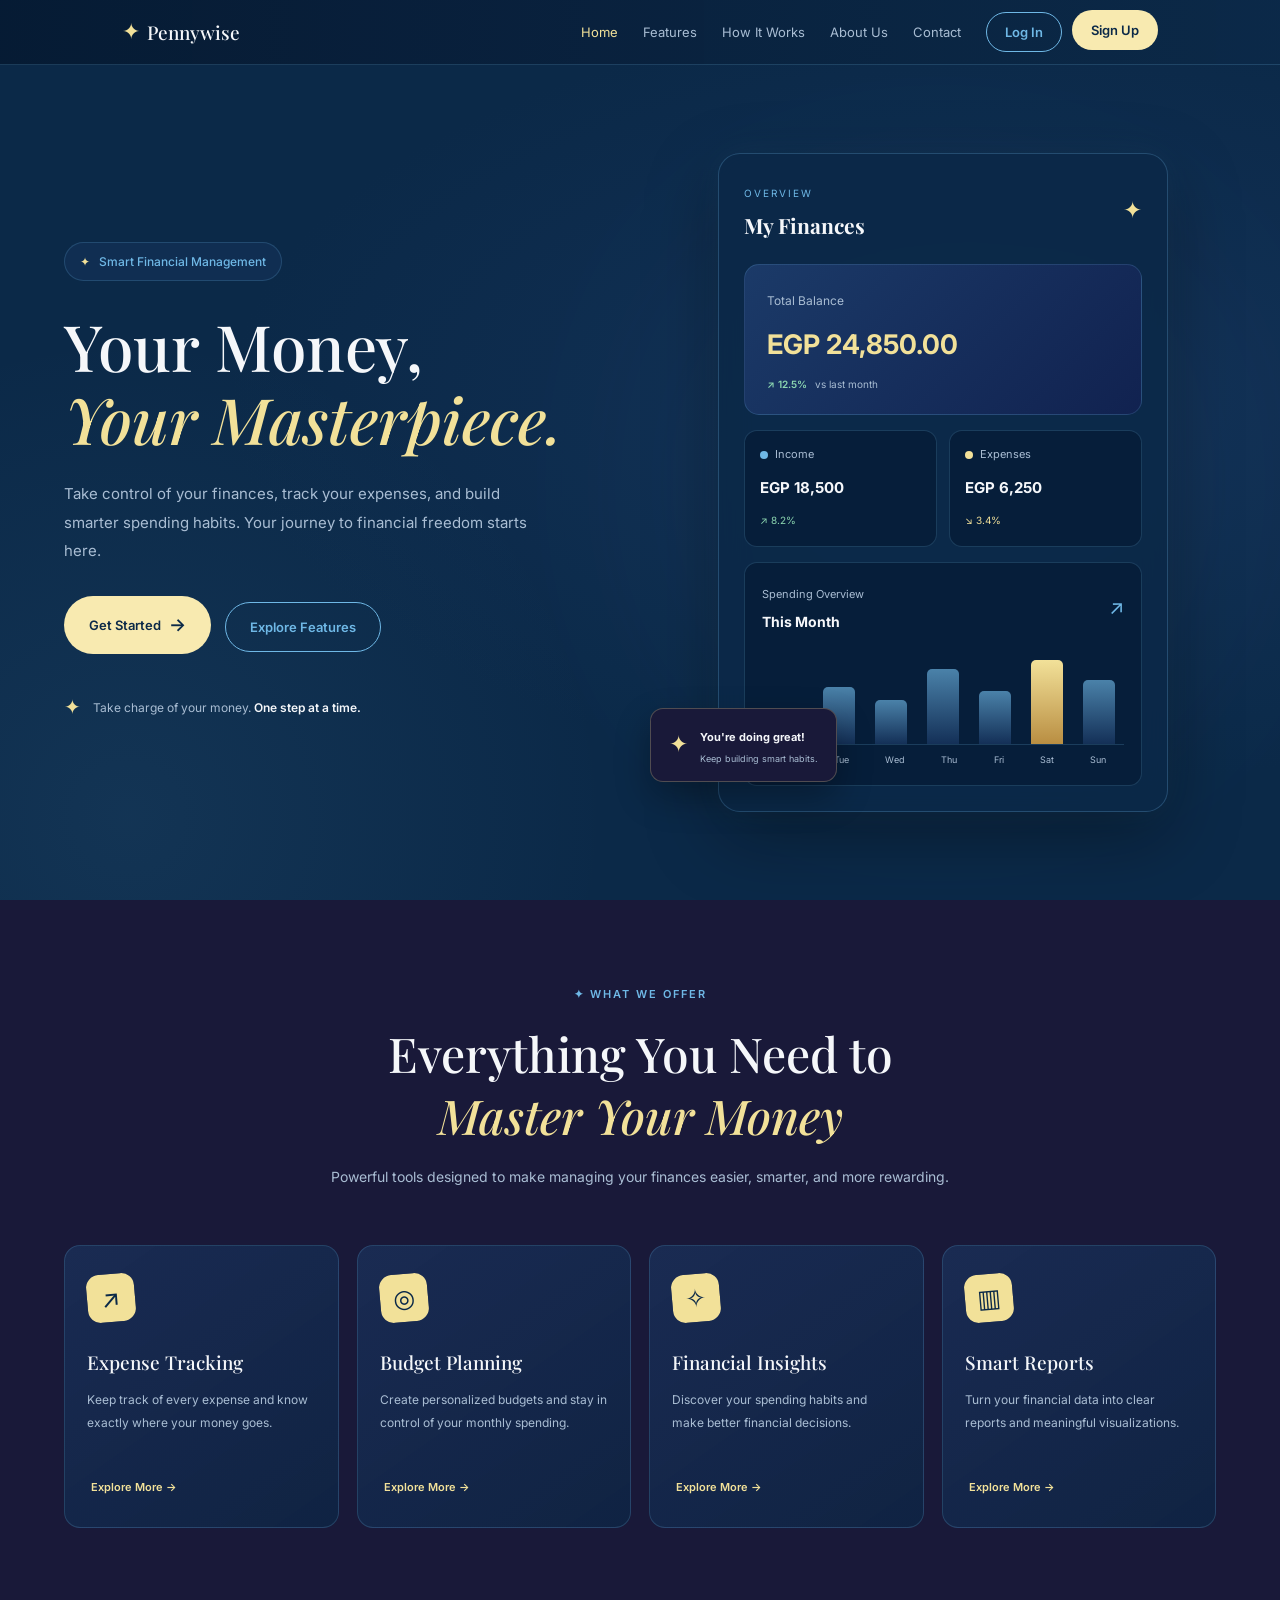
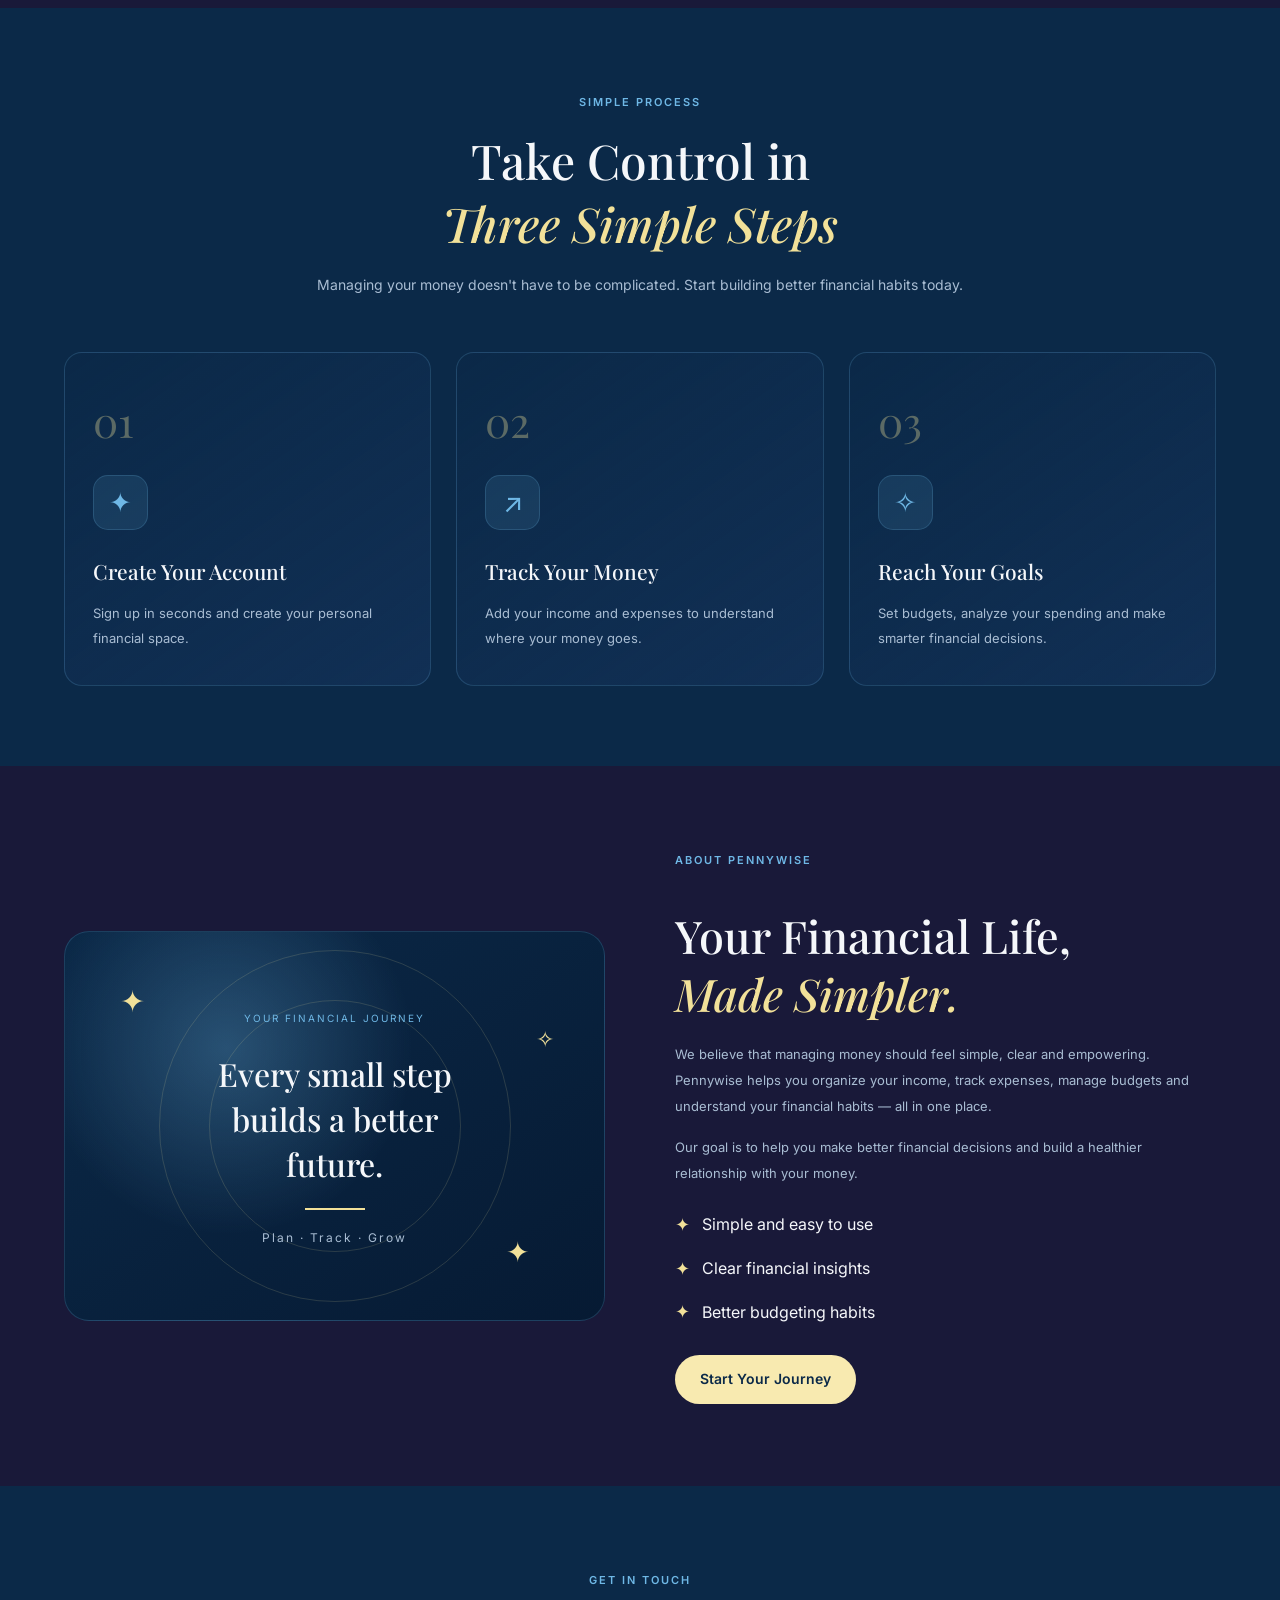
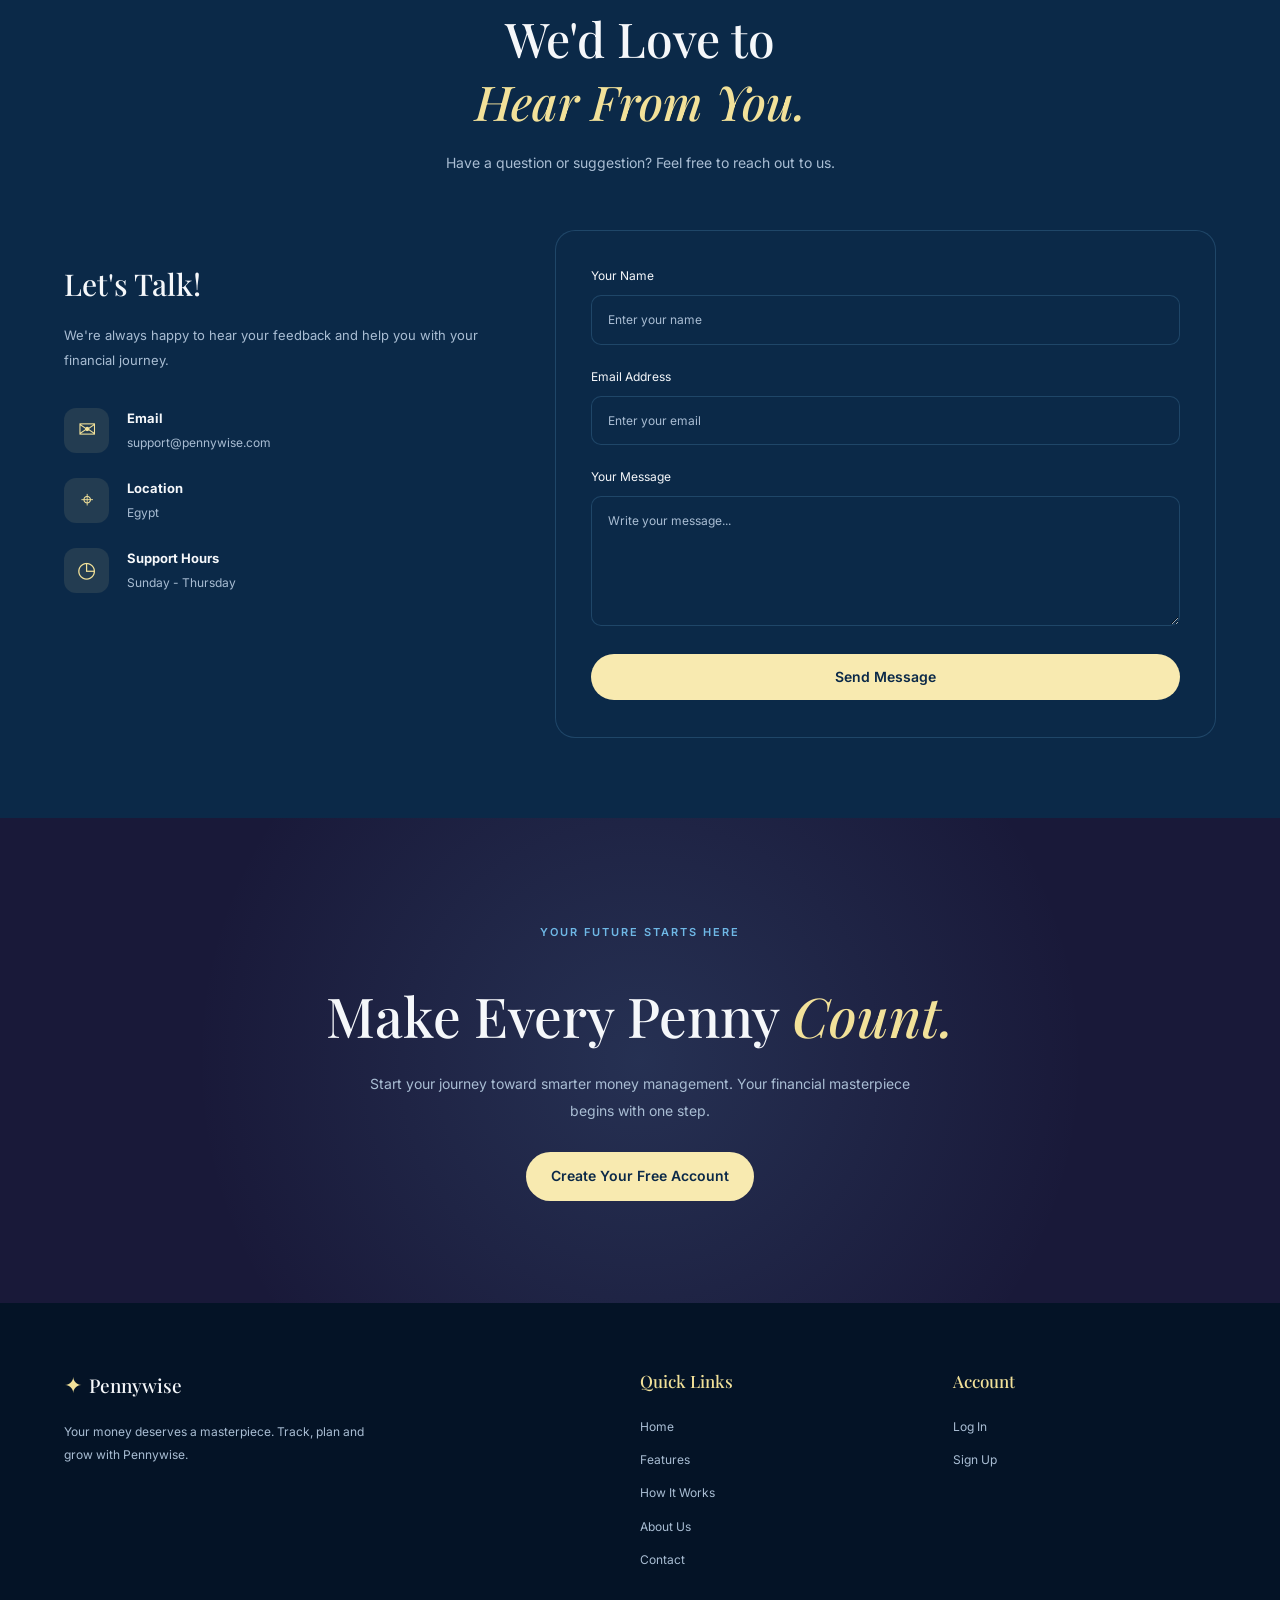
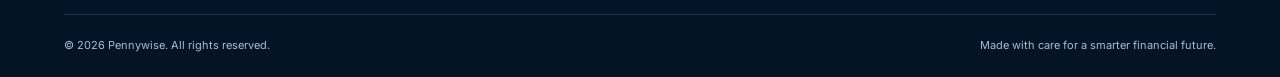
<file: Frontend/index.html>
<!DOCTYPE html>
<html lang="en">
<head>
  <meta charset="UTF-8">
  <meta name="viewport" content="width=device-width, initial-scale=1.0">
  <meta name="description" content="Pennywise helps you track expenses, manage budgets, and understand your financial habits.">
  <title>Pennywise | Take Control of Your Money</title>
  <!-- Google Fonts -->
  <link rel="preconnect" href="https://fonts.googleapis.com">
  <link rel="preconnect" href="https://fonts.gstatic.com" crossorigin>
  <link
      href="https://fonts.googleapis.com/css2?family=Inter:wght@400;500;600;700&family=Playfair+Display:wght@400;500;600;700&display=swap"
      rel="stylesheet"
  >
  <!-- Main CSS -->
  <link rel="stylesheet" href="css/style.css">
</head>
<body>
  <!-- Navbar -->
  <header class="navbar">
    <div class="container navbar-container">
      <!-- Logo -->
      <a href="#" class="logo">
        <span class="logo-icon">✦</span>
        <span class="logo-text">Pennywise</span>
      </a>
        <!-- Navigation Links -->
      <nav class="nav-links" id="navLinks">
        <a href="#home" class="nav-link active">Home</a>
        <a href="#features" class="nav-link">Features</a>
        <a href="#how-it-works" class="nav-link">How It Works</a>
        <a href="#about" class="nav-link">About Us</a>
        <a href="#contact" class="nav-link">Contact</a>
        <div class="nav-actions">
          <a href="pages/login.html" class="btn btn-secondary">
            Log In
          </a>
          <a href="pages/register.html" class="btn btn-primary">
            Sign Up
          </a>
        </div>
      </nav>
      <!-- Mobile Menu Button -->
      <button
        class="menu-toggle"
        id="menuToggle"
        type="button"
        aria-label="Open navigation menu"
        aria-controls="navLinks"
        aria-expanded="false"
      >
        <span></span>
        <span></span>
        <span></span>
      </button>
    </div>
  </header>
  <!-- Hero Section -->
  <main>
    <section class="hero" id="home">
      <div class="container hero-container">
        <!-- Hero Content -->
        <div class="hero-content">
          <div class="hero-badge">
            <span class="badge-icon">✦</span>
            Smart Financial Management
          </div>
          <h1>
            Your Money,
            <span>Your Masterpiece.</span>
          </h1>
          <p class="hero-description">
            Take control of your finances, track your expenses,
            and build smarter spending habits.
            Your journey to financial freedom starts here.
          </p>
          <!-- Hero Buttons -->
          <div class="hero-actions">
            <a href="pages/register.html" class="btn btn-primary">
              Get Started
              <span>→</span>
            </a>
            <a href="#features" class="btn btn-secondary">
              Explore Features
            </a>
          </div>
          <!-- Trust Message -->
          <div class="hero-trust">
            <span class="trust-icon">✦</span>
            <p>
              Take charge of your money.
              <strong>One step at a time.</strong>
            </p>
          </div>
        </div>
        <!-- Hero Visual -->
        <div class="hero-visual">
          <div class="visual-glow"></div>
            <div class="dashboard-preview">
              <!-- Dashboard Header -->
              <div class="preview-header">
                <div>
                  <span class="preview-label">OVERVIEW</span>
                  <h3>My Finances</h3>
                </div>
                <span class="preview-icon">✦</span>
              </div>
              <!-- Balance Card -->
              <div class="balance-card">
                <span>Total Balance</span>
                <h2>EGP 24,850.00</h2>
                <div class="balance-footer">
                  <span class="balance-growth">
                    ↗ 12.5%
                  </span>
                  <span>vs last month</span>
                </div>
              </div>
              <!-- Income & Expenses -->
              <div class="preview-stats">
                <div class="stat-card">
                  <div class="stat-heading">
                    <span class="stat-dot income-dot"></span>
                    Income
                  </div>
                  <h3>EGP 18,500</h3>
                  <span class="stat-change">
                    ↗ 8.2%
                  </span>
                </div>
                <div class="stat-card">
                  <div class="stat-heading">
                    <span class="stat-dot expense-dot"></span>
                    Expenses
                  </div>
                  <h3>EGP 6,250</h3>
                  <span class="stat-change expense-change">
                    ↘ 3.4%
                  </span>
                </div>
              </div>
              <!-- Spending Overview -->
              <div class="spending-card">
                <div class="spending-header">
                  <div>
                    <span>Spending Overview</span>
                    <h3>This Month</h3>
                  </div>
                  <span class="spending-icon">↗</span>
                </div>
                <div class="chart-placeholder">
                  <div class="chart-bar" style="--bar-height: 40%"></div>
                  <div class="chart-bar" style="--bar-height: 65%"></div>
                  <div class="chart-bar" style="--bar-height: 50%"></div>
                  <div class="chart-bar" style="--bar-height: 85%"></div>
                  <div class="chart-bar" style="--bar-height: 60%"></div>
                  <div class="chart-bar active-bar" style="--bar-height: 95%"></div>
                  <div class="chart-bar" style="--bar-height: 72%"></div>
                </div>
                <div class="chart-labels">
                  <span>Mon</span>
                  <span>Tue</span>
                  <span>Wed</span>
                  <span>Thu</span>
                  <span>Fri</span>
                  <span>Sat</span>
                  <span>Sun</span>
                </div>
              </div>
            </div>
            <!-- Floating Message -->
            <div class="floating-card">
              <span class="floating-icon">✦</span>
              <div>
                <strong>You're doing great!</strong>
                <p>Keep building smart habits.</p>
              </div>
            </div>
          </div>
        </div>
    </section>
  </main>
  <!-- Feature Section -->
  <section class="features" id="features">
    <div class="container">
      <!-- Section Heading -->
      <div class="section-heading">
        <span class="section-subtitle">
          ✦ WHAT WE OFFER
        </span>
        <h2>
          Everything You Need to
          <span>Master Your Money</span>
        </h2>
        <p>
          Powerful tools designed to make managing your
          finances easier, smarter, and more rewarding.
        </p>
      </div>
      <!-- Features Grid -->
      <div class="features-grid">
        <!-- Feature 1 -->
        <article class="feature-card">
          <div class="feature-icon">↗</div>
          <h3>Expense Tracking</h3>
          <p>
            Keep track of every expense and know exactly
            where your money goes.
          </p>
          <a href="pages/register.html" class="feature-link">
            Explore More →
          </a>
        </article>
        <!-- Feature 2 -->
        <article class="feature-card">
          <div class="feature-icon">◎</div>
          <h3>Budget Planning</h3>
          <p>
            Create personalized budgets and stay in control
            of your monthly spending.
          </p>
          <a href="pages/register.html" class="feature-link">
            Explore More →
          </a>
        </article>
        <!-- Feature 3 -->
        <article class="feature-card">
          <div class="feature-icon">✧</div>
          <h3>Financial Insights</h3>
          <p>
            Discover your spending habits and make
            better financial decisions.
          </p>
          <a href="pages/register.html" class="feature-link">
            Explore More →
          </a>
        </article>
        <!-- Feature 4 -->
        <article class="feature-card">
          <div class="feature-icon">▥</div>
          <h3>Smart Reports</h3>
          <p>
            Turn your financial data into clear reports
            and meaningful visualizations.
          </p>
          <a href="pages/register.html" class="feature-link">
            Explore More →
          </a>
        </article>
      </div>
    </div>
  </section>
  <!-- How It Works Section -->
  <section class="how-it-works" id="how-it-works">
    <div class="container">
      <div class="section-heading">
        <span class="section-subtitle">SIMPLE PROCESS</span>
        <h2>
          Take Control in
          <span>Three Simple Steps</span>
        </h2>
        <p>
          Managing your money doesn't have to be complicated.
          Start building better financial habits today.
        </p>
      </div>
      <div class="steps-container">
        <!-- Step 1 -->
        <div class="step-card">
          <div class="step-number">01</div>
          <div class="step-icon">✦</div>
          <h3>Create Your Account</h3>
          <p>
            Sign up in seconds and create your personal
            financial space.
          </p>
        </div>
        <!-- Step 2 -->
        <div class="step-card">
          <div class="step-number">02</div>
          <div class="step-icon">↗</div>
          <h3>Track Your Money</h3>
          <p>
            Add your income and expenses to understand
            where your money goes.
          </p>
        </div>
        <!-- Step 3 -->
        <div class="step-card">
          <div class="step-number">03</div>
          <div class="step-icon">✧</div>
          <h3>Reach Your Goals</h3>
          <p>
            Set budgets, analyze your spending and
            make smarter financial decisions.
          </p>
        </div>
      </div>
    </div>
  </section>
  <!-- About Section -->
  <section class="about" id="about">
    <div class="container about-container">
      <div class="about-visual">
        <div class="about-art">
          <span class="art-star star-one">✦</span>
          <span class="art-star star-two">✧</span>
          <span class="art-star star-three">✦</span>
          <div class="art-content">
            <span class="art-label">YOUR FINANCIAL JOURNEY</span>
            <h3>
              Every small step
              builds a better future.
            </h3>
            <div class="art-line"></div>
            <p>Plan · Track · Grow</p>
          </div>
        </div>
      </div>
      <div class="about-content">
        <span class="section-subtitle">ABOUT PENNYWISE</span>
        <h2>
          Your Financial Life,
          <span>Made Simpler.</span>
        </h2>
        <p>
          We believe that managing money should feel simple,
          clear and empowering.
          Pennywise helps you organize your income, track
          expenses, manage budgets and understand your
          financial habits — all in one place.
        </p>
        <p>
          Our goal is to help you make better financial
          decisions and build a healthier relationship
          with your money.
        </p>
        <div class="about-points">
          <div class="about-point">
            <span>✦</span>
            <p>Simple and easy to use</p>
          </div>
          <div class="about-point">
            <span>✦</span>
            <p>Clear financial insights</p>
          </div>
          <div class="about-point">
            <span>✦</span>
            <p>Better budgeting habits</p>
          </div>
        </div>
        <a href="pages/register.html" class="btn btn-primary">
          Start Your Journey
        </a>
      </div>
    </div>
  </section>
  <!-- Contact Section -->
  <section class="contact" id="contact">
    <div class="container">
      <div class="section-heading">
        <span class="section-subtitle">GET IN TOUCH</span>
        <h2>
          We'd Love to
          <span>Hear From You.</span>
        </h2>
        <p>
          Have a question or suggestion?
          Feel free to reach out to us.
        </p>
      </div>
      <div class="contact-container">
        <div class="contact-info">
          <h3>Let's Talk!</h3>
          <p>
            We're always happy to hear your feedback
            and help you with your financial journey.
          </p>
          <div class="contact-detail">
            <span>✉</span>
            <div>
              <h4>Email</h4>
              <p>support@pennywise.com</p>
            </div>
          </div>
          <div class="contact-detail">
            <span>⌖</span>
              <div>
                <h4>Location</h4>
                <p>Egypt</p>
              </div>
            </div>
            <div class="contact-detail">
              <span>◷</span>
              <div>
                <h4>Support Hours</h4>
                <p>Sunday - Thursday</p>
              </div>
            </div>
          </div>
          <form class="contact-form" id="contactForm">
            <div class="form-group">
              <label for="contactName">Your Name</label>
              <input
                type="text"
                id="contactName"
                placeholder="Enter your name"
                required
              >
            </div>
            <div class="form-group">
              <label for="contactEmail">Email Address</label>
              <input
                type="email"
                id="contactEmail"
                placeholder="Enter your email"
                required
              >
            </div>
            <div class="form-group">
              <label for="contactMessage">Your Message</label>
              <textarea
                id="contactMessage"
                rows="5"
                placeholder="Write your message..."
                required
              ></textarea>
            </div>
            <button type="submit" class="btn btn-primary">
              Send Message
            </button>
          </form>
        </div>
      </div>
  </section>
  <!-- CTA Section -->
  <section class="cta">
    <div class="container">
      <div class="cta-content">
        <span class="section-subtitle">YOUR FUTURE STARTS HERE</span>
        <h2>
          Make Every Penny
          <span>Count.</span>
        </h2>
        <p>
          Start your journey toward smarter money management.
          Your financial masterpiece begins with one step.
        </p>
        <a href="pages/register.html" class="btn btn-primary">
          Create Your Free Account
        </a>
      </div>
    </div>
  </section>
  <!-- Footer -->
  <footer class="footer">
    <div class="container">
      <div class="footer-container">
        <div class="footer-brand">
          <a href="#home" class="logo">
            <span class="logo-icon">✦</span>
            <span class="logo-text">Pennywise</span>
          </a>
          <p>
            Your money deserves a masterpiece.
            Track, plan and grow with Pennywise.
          </p>
        </div>
        <div class="footer-links">
          <h4>Quick Links</h4>
          <a href="#home">Home</a>
          <a href="#features">Features</a>
          <a href="#how-it-works">How It Works</a>
          <a href="#about">About Us</a>
          <a href="#contact">Contact</a>
        </div>
        <div class="footer-links">
          <h4>Account</h4>
          <a href="pages/login.html">Log In</a>
          <a href="pages/register.html">Sign Up</a>
        </div>
      </div>
      <div class="footer-bottom">
        <p>
          © 2026 Pennywise. All rights reserved.
        </p>
        <p>Made with care for a smarter financial future.</p>
      </div>
    </div>
  </footer>
  <script src="js/main.js"></script>
</body>
</html>
</file>
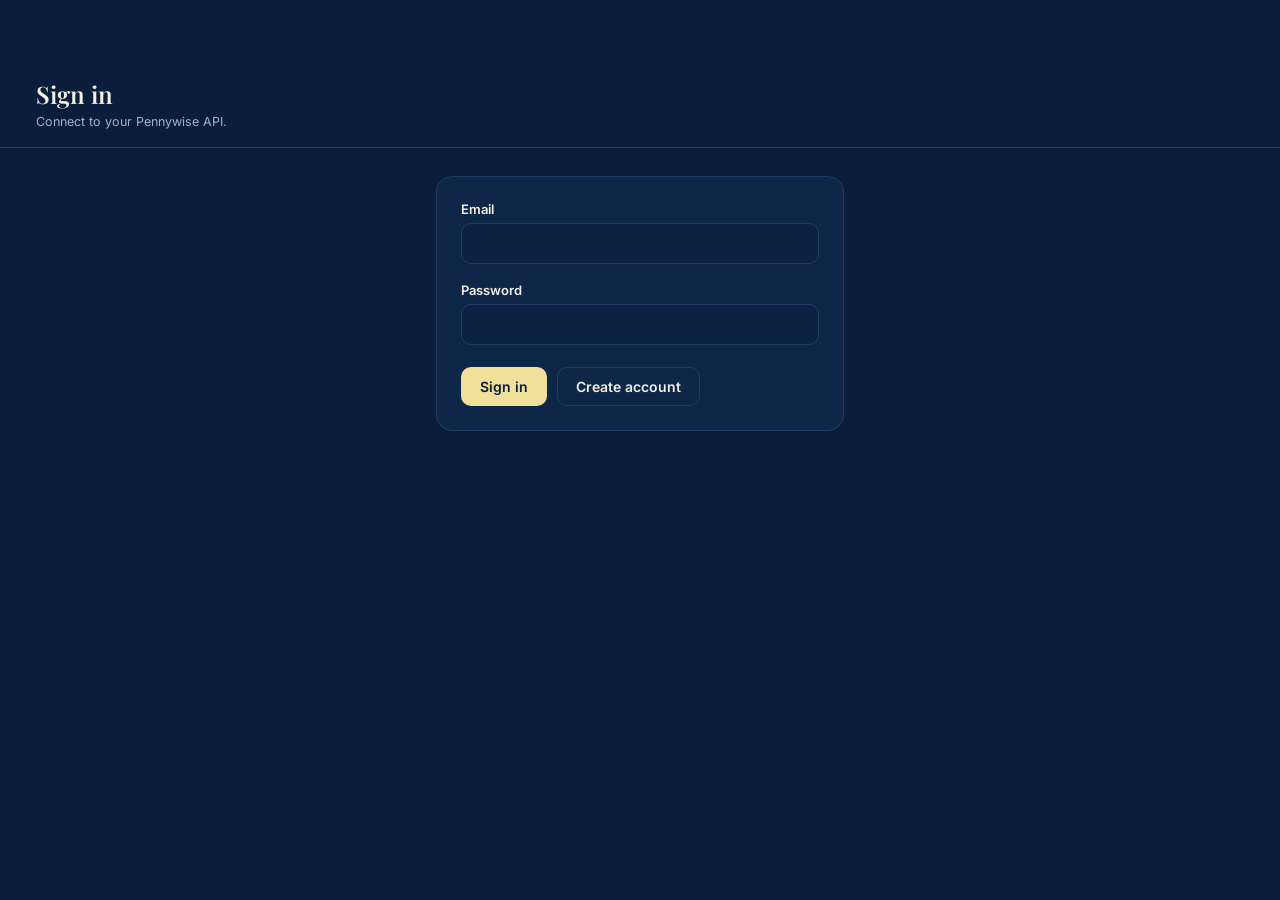
<file: Frontend/settings-categories.html.html>
<!DOCTYPE html>
<html lang="en">
<head>
<meta charset="utf-8">
<meta name="viewport" content="width=device-width, initial-scale=1, viewport-fit=cover">
<title>Pennywise – Settings & Categories</title>
<link href="https://fonts.googleapis.com/css2?family=Inter:wght@400;500;600;700&family=Playfair+Display:wght@500;600&display=swap" rel="stylesheet">
<style>
:root{color-scheme:dark;--bg:#0A1E3C;--surface:#0E2748;--card:#12305A;--input:#0A2142;--line:#1E3D68;--ink:#F2EFE6;--text2:#9FB2CE;--muted:#5E7799;--gold:#F1E09A;--gold-hover:#E6D27E;--gold-ink:#0A1E3C;--accent:#F1E09A;--blue:#6FB3E5;--green:#6DD6A0;--orange:#E5A468;--red:#EF6B6B;--white:#fff;--navy:#08172E;--shadow:none}
:root[data-theme="light"]{color-scheme:light;--bg:#EEF2F8;--surface:#fff;--card:#F3F5FA;--input:#fff;--line:#DCE2EC;--ink:#0A1E3C;--text2:#4A607C;--muted:#9AA8BC;--accent:#8A6D0B;--shadow:0 1px 3px rgba(10,30,60,.06),0 4px 14px rgba(10,30,60,.04)}
*{box-sizing:border-box}
html,body{margin:0;height:100%}
body{font-family:'Plus Jakarta Sans',system-ui,sans-serif;background:var(--bg);color:var(--ink);font-size:14px;padding-top:env(safe-area-inset-top,0px)}
button,input,select{font:inherit;color:inherit}
:focus-visible{outline:2px solid var(--blue);outline-offset:2px}
.side{position:fixed;inset:0 auto 0 0;width:240px;background:var(--navy);color:#fff;display:flex;flex-direction:column;padding:22px 14px;z-index:30;transition:transform .2s}
.brand{display:flex;align-items:center;gap:10px;font-weight:700;font-size:19px;padding:0 8px 24px}
.logo{width:34px;height:34px;border-radius:10px;background:var(--green);display:grid;place-items:center}
.nav{display:flex;flex-direction:column;gap:4px;flex:1}
.nav a{display:flex;align-items:center;gap:12px;padding:11px 12px;border-radius:10px;color:#B4BCC9;text-decoration:none;font-weight:500;cursor:pointer;border:0;background:none;text-align:left}
.nav a:hover{background:rgba(255,255,255,.07);color:#fff}
.nav a.active{background:var(--blue);color:#fff}
.nav svg,.nav i{width:18px;height:18px}
.main{margin-left:240px;padding:28px 36px 48px;max-width:1240px}
.top{display:flex;align-items:flex-start;gap:14px;margin-bottom:22px;flex-wrap:wrap}
.burger{display:grid;place-items:center;flex:none;padding:4px;margin-top:2px;background:none;border:0;border-radius:0;box-shadow:none;cursor:pointer;color:var(--ink);transition:color .15s}.burger:hover{color:var(--blue);background:none}.burger svg{width:28px;height:28px;stroke-width:2.4}
.crumb{color:var(--text2);font-size:12.5px;margin-bottom:4px}
h1{margin:0;font-size:26px;letter-spacing:-.02em}
.sub{color:var(--text2);margin:4px 0 0}
.grow{flex:1}
.btn{display:inline-flex;align-items:center;gap:8px;border:1px solid transparent;border-radius:10px;padding:10px 18px;font-weight:600;cursor:pointer;transition:background .15s,transform .05s}
.btn:active{transform:translateY(1px)}
.btn[disabled]{opacity:.5;cursor:not-allowed}
.btn svg{width:16px;height:16px}
.pri{background:var(--green);color:#fff}.pri:hover:not([disabled]){background:#0F4A28}
.sec{background:var(--surface);border-color:var(--line);color:var(--ink)}.sec:hover:not([disabled]){background:var(--card)}
.dng{background:var(--red);color:#fff}.dng:hover{background:#A02F23}
.tabs{display:flex;gap:6px;border-bottom:1px solid var(--line);margin-bottom:22px;overflow-x:auto}
.tab{background:none;border:0;padding:11px 16px;color:var(--text2);font-weight:600;cursor:pointer;border-bottom:3px solid transparent;margin-bottom:-1px;white-space:nowrap}
.tab:hover{color:var(--ink)}
.tab.on{color:var(--blue);border-color:var(--blue)}
.card{background:var(--surface);border:1px solid var(--line);border-radius:16px;box-shadow:var(--shadow);padding:24px}
.prof{display:flex;align-items:center;gap:18px;flex-wrap:wrap;margin-bottom:18px}
.av{width:68px;height:68px;border-radius:50%;background:var(--navy);color:#fff;display:grid;place-items:center;font-size:23px;font-weight:700}
.prof h2{margin:0;font-size:19px}.prof p{margin:2px 0 0;color:var(--text2)}
.meter{width:200px}.meter small{color:var(--text2);display:flex;justify-content:space-between;margin-bottom:5px}
.bar{height:7px;border-radius:9px;background:var(--card);overflow:hidden}.bar i{display:block;height:100%;background:var(--green);border-radius:9px;transition:width .3s}
.form{display:grid;grid-template-columns:repeat(2,1fr);gap:18px}
.f{display:flex;flex-direction:column;gap:6px}.f.full{grid-column:1/-1}
label,.lbl{font-weight:600;font-size:13px}
.inp{width:100%;padding:11px 13px;border:1px solid var(--line);border-radius:10px;background:var(--surface);transition:border .15s,box-shadow .15s}
.inp:hover:not(:disabled){border-color:var(--muted)}
.inp:focus{outline:0;border-color:var(--blue);box-shadow:0 0 0 3px rgba(126,152,239,.28)}
.inp:disabled{background:var(--card);color:var(--text2);cursor:not-allowed}
.inp.bad{border-color:var(--red)}
.err{color:var(--red);font-size:12px;min-height:0}
.hint{color:var(--text2);font-size:12px}
.actions{display:flex;gap:10px;margin-top:22px;flex-wrap:wrap}
.pw{position:relative}.pw .inp{padding-right:42px}
.eye{position:absolute;right:6px;top:50%;transform:translateY(-50%);background:none;border:0;padding:7px;color:var(--text2);cursor:pointer;border-radius:8px}
.eye:hover{background:var(--card)}.eye svg{width:18px;height:18px;display:block}
.strength{display:flex;gap:5px;margin-top:4px}.strength i{flex:1;height:5px;border-radius:5px;background:var(--card)}
.toast{padding:11px 14px;border-radius:10px;margin-bottom:16px;font-weight:500;display:none}
.toast.ok{display:block;background:#DDF3E6;color:var(--green)}
.toast.no{display:block;background:#FBE4E1;color:var(--red)}
.note{color:var(--text2);font-size:12px;margin-top:18px}
.rows{display:flex;flex-direction:column}
.row{display:flex;align-items:center;justify-content:space-between;gap:16px;padding:16px 0;border-bottom:1px solid var(--line)}
.row:last-child{border:0}.row b{display:block}.row span{color:var(--text2);font-size:12.5px}
.tg{width:44px;height:25px;border-radius:20px;border:0;background:var(--muted);position:relative;cursor:pointer;flex:none;transition:background .15s}
.tg::after{content:"";position:absolute;top:3px;left:3px;width:19px;height:19px;border-radius:50%;background:#fff;transition:transform .15s}
.tg[aria-checked=true]{background:var(--green)}.tg[aria-checked=true]::after{transform:translateX(19px)}
.seg{display:inline-flex;background:var(--card);border-radius:10px;padding:3px}
.seg button{border:0;background:none;padding:8px 16px;border-radius:8px;cursor:pointer;font-weight:600;color:var(--text2)}
.seg button.on{background:var(--blue);color:#fff}
.grid{display:grid;grid-template-columns:repeat(auto-fill,minmax(250px,1fr));gap:18px}
.cat{background:var(--surface);border:1px solid var(--line);border-radius:16px;box-shadow:var(--shadow);padding:18px;display:flex;flex-direction:column;gap:16px}
.cat .h{display:flex;gap:14px;align-items:center}
.ic{width:46px;height:46px;border-radius:12px;display:grid;place-items:center;flex:none}.ic svg{width:22px;height:22px}
.cat b{font-size:15px;display:block}
.pill{display:inline-block;margin-top:3px;font-size:11.5px;font-weight:600;padding:2px 9px;border-radius:20px;background:var(--card);color:var(--text2)}
.cat .f2{display:flex;align-items:center;justify-content:space-between;border-top:1px solid var(--line);padding-top:12px;color:var(--text2);font-size:12.5px}
.ib{background:none;border:1px solid var(--line);border-radius:8px;padding:6px;cursor:pointer;color:var(--text2);margin-left:6px}
.ib:hover{background:var(--card);color:var(--ink)}.ib.d:hover{color:var(--red);border-color:var(--red)}
.ib svg{width:15px;height:15px;display:block}
.empty{text-align:center;color:var(--text2);padding:40px}
.modal{position:fixed;inset:0;background:rgba(15,27,51,.55);display:none;place-items:center;z-index:50;padding:16px}
.modal.open{display:grid}
.box{background:var(--surface);border-radius:16px;padding:24px;width:100%;max-width:420px}
.box h3{margin:0 0 16px;font-size:18px}
.sw{display:flex;gap:8px;flex-wrap:wrap}
.sw button{width:30px;height:30px;border-radius:50%;border:2px solid transparent;cursor:pointer}
.sw button.on{border-color:var(--ink)}
.ipick{display:flex;gap:6px;flex-wrap:wrap}
.ipick button{width:38px;height:38px;border-radius:10px;border:1px solid var(--line);background:var(--surface);cursor:pointer;color:var(--text2)}
.ipick button.on{border-color:var(--blue);background:rgba(126,152,239,.18);color:var(--blue)}
.ipick svg{width:18px;height:18px}
.scrim{display:none}
.main{transition:margin .2s}
@media(min-width:901px){body.hide .side{transform:translateX(-100%)}body.hide .main{margin-left:0}}
@media(max-width:900px){.side{transform:translateX(-100%)}.side.open{transform:none}.main{margin-left:0;padding:20px 16px 40px}.scrim.open{display:block;position:fixed;inset:0;background:rgba(0,0,0,.4);z-index:20}.form{grid-template-columns:1fr}}
@media(prefers-reduced-motion:reduce){*{transition:none!important}}
body.noauth .side,body.noauth .burger,body.noauth .scrim{display:none}body.noauth .main{margin:0 auto;padding-top:60px}

/* ---- Pennywise dark-navy theme (from dashboard reference) ---- */
body{font-family:'Inter',system-ui,sans-serif}
h1,.brand,.prof h2,.box h3{font-family:'Playfair Display',Georgia,serif}
.side{border-right:1px solid var(--line)}
.brand{font-size:23px;font-weight:600;padding:0 8px 20px;gap:8px}
.logo{display:grid;place-items:center;color:#F1E09A;background:none;width:auto;height:auto}
.nl{font-size:10.5px;letter-spacing:.18em;color:#5E7799;font-weight:600;padding:20px 12px 8px}
.nav a.active{background:rgba(241,224,154,.13);color:#F1E09A}
.tip{margin-top:auto;margin-bottom:12px;padding:16px;border:1px solid #1E3D68;border-radius:14px;background:#0C2142;color:#fff;display:flex;flex-direction:column}
.tip svg{width:16px;height:16px;color:#F1E09A}.tip b{font-size:13px;margin:10px 0 4px}.tip span{font-size:12px;color:#9FB2CE;line-height:1.5}
.main{padding:0;max-width:none}
.top{align-items:center;padding:18px 36px;margin-bottom:0;border-bottom:1px solid var(--line);flex-wrap:nowrap}
.grow{flex:1;min-width:0}
.crumb{display:none}
h1{font-size:24px;font-weight:600;letter-spacing:0}
.top .sub{font-size:12.5px}
#view{padding:28px 36px 56px;max-width:1280px}
.burger{color:var(--ink)}
.bell{width:42px;height:42px;border-radius:12px;border:1px solid var(--line);background:var(--surface);color:var(--ink);display:grid;place-items:center;cursor:pointer;position:relative;flex:none}
.bell svg{width:18px;height:18px}.bell::after{content:"";position:absolute;top:9px;right:10px;width:7px;height:7px;border-radius:50%;background:var(--gold)}
.bell:hover{background:var(--card)}
.user{display:flex;align-items:center;gap:10px;flex:none}
.uav{width:40px;height:40px;border-radius:50%;background:var(--gold);color:var(--gold-ink);display:grid;place-items:center;font-weight:700;font-size:13px}
.user b{display:block;font-size:13px}.user span{color:var(--text2);font-size:11px}
.pri{background:var(--gold);color:var(--gold-ink)}.pri:hover:not([disabled]){background:var(--gold-hover)}
.dng{background:var(--red);color:#0A1E3C}.dng:hover{background:#E05555}
.tab.on{color:var(--accent);border-color:var(--accent)}
.av{background:var(--gold);color:var(--gold-ink)}
.bar i{background:var(--gold)}
.seg button.on{background:var(--gold);color:var(--gold-ink)}
.ipick button.on{border-color:var(--accent);background:rgba(241,224,154,.14);color:var(--accent)}
.inp{background:var(--input)}
.inp:disabled{background:transparent;color:var(--text2);opacity:.75}
.cat:hover{border-color:#2C5388}
.toast.ok{background:rgba(109,214,160,.14);color:#6DD6A0}
.toast.no{background:rgba(239,107,107,.14);color:#EF6B6B}
:root[data-theme="light"] .toast.ok{color:#1B7A4A}
:root[data-theme="light"] .toast.no{color:#C0392B}
body.noauth .bell,body.noauth .user{display:none}
body.noauth #view{max-width:480px;margin:0 auto}
@media(max-width:900px){.top{padding:14px 16px;gap:10px}#view{padding:20px 16px 40px}}
@media(max-width:600px){.user>div:last-child{display:none}}
.tabs{overflow-y:hidden}
</style>
</head>
<body>
<aside class="side" id="side">
  <div class="brand"><span class="logo"><i data-lucide="sparkles" style="width:22px;height:22px"></i></span>Pennywise</div>
  <nav class="nav" id="nav"></nav>
</aside>
<div class="scrim" id="scrim"></div>
<main class="main">
  <div class="top">
    <button class="burger" id="burger" aria-label="Open menu"><i data-lucide="menu"></i></button>
    <div class="grow"><div class="crumb" id="crumb"></div><h1 id="title"></h1><p class="sub" id="sub"></p></div>
    <div id="topAction"></div>
    <button class="bell" aria-label="Notifications"><i data-lucide="bell"></i></button>
    <div class="user"><div class="uav" id="uav"></div><div><b id="uname"></b><span>Personal Account</span></div></div>
  </div>
  <div id="view"></div>
</main>

<div class="modal" id="modal"><div class="box" id="box" role="dialog" aria-modal="true"></div></div>

<script>
const $=(s,r=document)=>r.querySelector(s);
const esc=s=>String(s).replace(/[&<>"]/g,c=>({'&':'&amp;','<':'&lt;','>':'&gt;','"':'&quot;'}[c]));
const ICON_PATHS={"layout-dashboard":"<rect width=\"7\" height=\"9\" x=\"3\" y=\"3\" rx=\"1\"></rect><rect width=\"7\" height=\"5\" x=\"14\" y=\"3\" rx=\"1\"></rect><rect width=\"7\" height=\"9\" x=\"14\" y=\"12\" rx=\"1\"></rect><rect width=\"7\" height=\"5\" x=\"3\" y=\"16\" rx=\"1\"></rect>","arrow-left-right":"<path d=\"M8 3 4 7l4 4\"></path><path d=\"M4 7h16\"></path><path d=\"m16 21 4-4-4-4\"></path><path d=\"M20 17H4\"></path>","wallet":"<path d=\"M19 7V4a1 1 0 0 0-1-1H5a2 2 0 0 0 0 4h15a1 1 0 0 1 1 1v4h-3a2 2 0 0 0 0 4h3a1 1 0 0 0 1-1v-2a1 1 0 0 0-1-1\"></path><path d=\"M3 5v14a2 2 0 0 0 2 2h15a1 1 0 0 0 1-1v-4\"></path>","shapes":"<path d=\"M8.3 10a.7.7 0 0 1-.626-1.079L11.4 3a.7.7 0 0 1 1.198-.043L16.3 8.9a.7.7 0 0 1-.572 1.1Z\"></path><rect x=\"3\" y=\"14\" width=\"7\" height=\"7\" rx=\"1\"></rect><circle cx=\"17.5\" cy=\"17.5\" r=\"3.5\"></circle>","bar-chart-3":"<path d=\"M3 3v16a2 2 0 0 0 2 2h16\"></path><path d=\"M18 17V9\"></path><path d=\"M13 17V5\"></path><path d=\"M8 17v-3\"></path>","settings":"<path d=\"M12.22 2h-.44a2 2 0 0 0-2 2v.18a2 2 0 0 1-1 1.73l-.43.25a2 2 0 0 1-2 0l-.15-.08a2 2 0 0 0-2.73.73l-.22.38a2 2 0 0 0 .73 2.73l.15.1a2 2 0 0 1 1 1.72v.51a2 2 0 0 1-1 1.74l-.15.09a2 2 0 0 0-.73 2.73l.22.38a2 2 0 0 0 2.73.73l.15-.08a2 2 0 0 1 2 0l.43.25a2 2 0 0 1 1 1.73V20a2 2 0 0 0 2 2h.44a2 2 0 0 0 2-2v-.18a2 2 0 0 1 1-1.73l.43-.25a2 2 0 0 1 2 0l.15.08a2 2 0 0 0 2.73-.73l.22-.39a2 2 0 0 0-.73-2.73l-.15-.08a2 2 0 0 1-1-1.74v-.5a2 2 0 0 1 1-1.74l.15-.09a2 2 0 0 0 .73-2.73l-.22-.38a2 2 0 0 0-2.73-.73l-.15.08a2 2 0 0 1-2 0l-.43-.25a2 2 0 0 1-1-1.73V4a2 2 0 0 0-2-2z\"></path><circle cx=\"12\" cy=\"12\" r=\"3\"></circle>","log-out":"<path d=\"M9 21H5a2 2 0 0 1-2-2V5a2 2 0 0 1 2-2h4\"></path><polyline points=\"16 17 21 12 16 7\"></polyline><line x1=\"21\" x2=\"9\" y1=\"12\" y2=\"12\"></line>","sparkles":"<path d=\"M9.937 15.5A2 2 0 0 0 8.5 14.063l-6.135-1.582a.5.5 0 0 1 0-.962L8.5 9.936A2 2 0 0 0 9.937 8.5l1.582-6.135a.5.5 0 0 1 .963 0L14.063 8.5A2 2 0 0 0 15.5 9.937l6.135 1.581a.5.5 0 0 1 0 .964L15.5 14.063a2 2 0 0 0-1.437 1.437l-1.582 6.135a.5.5 0 0 1-.963 0z\"></path><path d=\"M20 3v4\"></path><path d=\"M22 5h-4\"></path><path d=\"M4 17v2\"></path><path d=\"M5 18H3\"></path>","bell":"<path d=\"M6 8a6 6 0 0 1 12 0c0 7 3 9 3 9H3s3-2 3-9\"></path><path d=\"M10.3 21a1.94 1.94 0 0 0 3.4 0\"></path>","menu":"<line x1=\"4\" x2=\"20\" y1=\"12\" y2=\"12\"></line><line x1=\"4\" x2=\"20\" y1=\"6\" y2=\"6\"></line><line x1=\"4\" x2=\"20\" y1=\"18\" y2=\"18\"></line>","pencil":"<path d=\"M21.174 6.812a1 1 0 0 0-3.986-3.987L3.842 16.174a2 2 0 0 0-.5.83l-1.321 4.352a.5.5 0 0 0 .623.622l4.353-1.32a2 2 0 0 0 .83-.497z\"></path><path d=\"m15 5 4 4\"></path>","trash-2":"<path d=\"M3 6h18\"></path><path d=\"M19 6v14c0 1-1 2-2 2H7c-1 0-2-1-2-2V6\"></path><path d=\"M8 6V4c0-1 1-2 2-2h4c1 0 2 1 2 2v2\"></path><line x1=\"10\" x2=\"10\" y1=\"11\" y2=\"17\"></line><line x1=\"14\" x2=\"14\" y1=\"11\" y2=\"17\"></line>","plus":"<path d=\"M5 12h14\"></path><path d=\"M12 5v14\"></path>","eye":"<path d=\"M2.062 12.348a1 1 0 0 1 0-.696 10.75 10.75 0 0 1 19.876 0 1 1 0 0 1 0 .696 10.75 10.75 0 0 1-19.876 0\"></path><circle cx=\"12\" cy=\"12\" r=\"3\"></circle>","eye-off":"<path d=\"M10.733 5.076a10.744 10.744 0 0 1 11.205 6.575 1 1 0 0 1 0 .696 10.747 10.747 0 0 1-1.444 2.49\"></path><path d=\"M14.084 14.158a3 3 0 0 1-4.242-4.242\"></path><path d=\"M17.479 17.499a10.75 10.75 0 0 1-15.417-5.151 1 1 0 0 1 0-.696 10.75 10.75 0 0 1 4.446-5.143\"></path><path d=\"m2 2 20 20\"></path>","utensils":"<path d=\"M3 2v7c0 1.1.9 2 2 2h4a2 2 0 0 0 2-2V2\"></path><path d=\"M7 2v20\"></path><path d=\"M21 15V2a5 5 0 0 0-5 5v6c0 1.1.9 2 2 2h3Zm0 0v7\"></path>","car":"<path d=\"M19 17h2c.6 0 1-.4 1-1v-3c0-.9-.7-1.7-1.5-1.9C18.7 10.6 16 10 16 10s-1.3-1.4-2.2-2.3c-.5-.4-1.1-.7-1.8-.7H5c-.6 0-1.1.4-1.4.9l-1.4 2.9A3.7 3.7 0 0 0 2 12v4c0 .6.4 1 1 1h2\"></path><circle cx=\"7\" cy=\"17\" r=\"2\"></circle><path d=\"M9 17h6\"></path><circle cx=\"17\" cy=\"17\" r=\"2\"></circle>","shopping-bag":"<path d=\"M6 2 3 6v14a2 2 0 0 0 2 2h14a2 2 0 0 0 2-2V6l-3-4Z\"></path><path d=\"M3 6h18\"></path><path d=\"M16 10a4 4 0 0 1-8 0\"></path>","receipt":"<path d=\"M4 2v20l2-1 2 1 2-1 2 1 2-1 2 1 2-1 2 1V2l-2 1-2-1-2 1-2-1-2 1-2-1-2 1Z\"></path><path d=\"M16 8h-6a2 2 0 1 0 0 4h4a2 2 0 1 1 0 4H8\"></path><path d=\"M12 17.5v-11\"></path>","heart-pulse":"<path d=\"M19 14c1.49-1.46 3-3.21 3-5.5A5.5 5.5 0 0 0 16.5 3c-1.76 0-3 .5-4.5 2-1.5-1.5-2.74-2-4.5-2A5.5 5.5 0 0 0 2 8.5c0 2.3 1.5 4.05 3 5.5l7 7Z\"></path><path d=\"M3.22 12H9.5l.5-1 2 4.5 2-7 1.5 3.5h5.27\"></path>","graduation-cap":"<path d=\"M21.42 10.922a1 1 0 0 0-.019-1.838L12.83 5.18a2 2 0 0 0-1.66 0L2.6 9.08a1 1 0 0 0 0 1.832l8.57 3.908a2 2 0 0 0 1.66 0z\"></path><path d=\"M22 10v6\"></path><path d=\"M6 12.5V16a6 3 0 0 0 12 0v-3.5\"></path>","clapperboard":"<path d=\"M20.2 6 3 11l-.9-2.4c-.3-1.1.3-2.2 1.3-2.5l13.5-4c1.1-.3 2.2.3 2.5 1.3Z\"></path><path d=\"m6.2 5.3 3.1 3.9\"></path><path d=\"m12.4 3.4 3.1 4\"></path><path d=\"M3 11h18v8a2 2 0 0 1-2 2H5a2 2 0 0 1-2-2Z\"></path>","briefcase":"<path d=\"M16 20V4a2 2 0 0 0-2-2h-4a2 2 0 0 0-2 2v16\"></path><rect width=\"20\" height=\"14\" x=\"2\" y=\"6\" rx=\"2\"></rect>","laptop":"<path d=\"M20 16V7a2 2 0 0 0-2-2H6a2 2 0 0 0-2 2v9m16 0H4m16 0 1.28 2.55a1 1 0 0 1-.9 1.45H3.62a1 1 0 0 1-.9-1.45L4 16\"></path>","home":"<path d=\"M15 21v-8a1 1 0 0 0-1-1h-4a1 1 0 0 0-1 1v8\"></path><path d=\"M3 10a2 2 0 0 1 .709-1.528l7-5.999a2 2 0 0 1 2.582 0l7 5.999A2 2 0 0 1 21 10v9a2 2 0 0 1-2 2H5a2 2 0 0 1-2-2z\"></path>","plane":"<path d=\"M17.8 19.2 16 11l3.5-3.5C21 6 21.5 4 21 3c-1-.5-3 0-4.5 1.5L13 8 4.8 6.2c-.5-.1-.9.1-1.1.5l-.3.5c-.2.5-.1 1 .3 1.3L9 12l-2 3H4l-1 1 3 2 2 3 1-1v-3l3-2 3.5 5.3c.3.4.8.5 1.3.3l.5-.2c.4-.3.6-.7.5-1.2z\"></path>","gift":"<rect x=\"3\" y=\"8\" width=\"18\" height=\"4\" rx=\"1\"></rect><path d=\"M12 8v13\"></path><path d=\"M19 12v7a2 2 0 0 1-2 2H7a2 2 0 0 1-2-2v-7\"></path><path d=\"M7.5 8a2.5 2.5 0 0 1 0-5A4.8 8 0 0 1 12 8a4.8 8 0 0 1 4.5-5 2.5 2.5 0 0 1 0 5\"></path>","coffee":"<path d=\"M10 2v2\"></path><path d=\"M14 2v2\"></path><path d=\"M16 8a1 1 0 0 1 1 1v8a4 4 0 0 1-4 4H7a4 4 0 0 1-4-4V9a1 1 0 0 1 1-1h14a4 4 0 1 1 0 8h-1\"></path><path d=\"M6 2v2\"></path>","more-horizontal":"<circle cx=\"12\" cy=\"12\" r=\"1\"></circle><circle cx=\"19\" cy=\"12\" r=\"1\"></circle><circle cx=\"5\" cy=\"12\" r=\"1\"></circle>","tags":"<path d=\"m15 5 6.3 6.3a2.4 2.4 0 0 1 0 3.4L17 19\"></path><path d=\"M9.586 5.586A2 2 0 0 0 8.172 5H3a1 1 0 0 0-1 1v5.172a2 2 0 0 0 .586 1.414L8.29 18.29a2.426 2.426 0 0 0 3.42 0l3.58-3.58a2.426 2.426 0 0 0 0-3.42z\"></path><circle cx=\"6.5\" cy=\"9.5\" r=\".5\" fill=\"currentColor\"></circle>"};
const icons=()=>{document.querySelectorAll('i[data-lucide]').forEach(el=>{
  const p=ICON_PATHS[el.dataset.lucide];if(!p)return;
  const st=el.getAttribute('style');
  el.outerHTML=`<svg xmlns="http://www.w3.org/2000/svg" width="24" height="24" viewBox="0 0 24 24" fill="none" stroke="currentColor" stroke-width="2" stroke-linecap="round" stroke-linejoin="round" aria-hidden="true"${st?` style="${st}"`:''}>${p}</svg>`;
})};
const NAV=[['MENU',[['dashboard','layout-dashboard','Dashboard'],['transactions','arrow-left-right','Transactions'],['budgets','wallet','Budgets'],['categories','shapes','Categories'],['reports','bar-chart-3','Reports']]],['PREFERENCES',[['settings','settings','Settings']]]];
let route='settings';
function drawNav(){
  const link=(k,i,l)=>`<a data-k="${k}" class="${k===route?'active':''}" ${k===route?'aria-current="page"':''} tabindex="0"><i data-lucide="${i}"></i>${l}</a>`;
  $('#nav').innerHTML=NAV.map(([g,items])=>`<div class="nl">${g}</div>`+items.map(x=>link(...x)).join('')).join('')
    +`<div class="tip"><i data-lucide="sparkles"></i><b>Smart Money Tip</b><span>Small savings today can build a better tomorrow.</span></div>`
    +link('logout','log-out','Log Out');
  icons();
}
function drawUser(){$('#uav').textContent=initials(profile.name);$('#uname').textContent=profile.name}
$('#nav').addEventListener('click',e=>{
  const a=e.target.closest('a');if(!a)return;
  const k=a.dataset.k;closeSide();
  if(k==='settings'||k==='categories'){location.hash='/'+k}
  else if(k==='logout')logout();
  else flashNote('This page is outside the prototype.');
});
$('#nav').addEventListener('keydown',e=>{if(e.key==='Enter')e.target.click()});
function flashNote(m){const t=$('#topAction');t.innerHTML=`<span class="toast ok" style="display:block;margin:0">${m}</span>`;setTimeout(()=>{if(t.querySelector('.toast'))t.innerHTML='';render(true)},2600)}
const closeSide=()=>{$('#side').classList.remove('open');$('#scrim').classList.remove('open')};
$('#burger').onclick=()=>{
  if(window.innerWidth>900){const h=document.body.classList.toggle('hide');save('pw_hide',h);$('#burger').setAttribute('aria-expanded',!h)}
  else{const o=$('#side').classList.toggle('open');$('#scrim').classList.toggle('open',o)}
};
$('#scrim').onclick=closeSide;

/* ---------- storage helpers ---------- */
const load=(k,d)=>{try{const v=localStorage.getItem(k);return v?JSON.parse(v):d}catch(e){return d}};
const save=(k,v)=>{try{localStorage.setItem(k,JSON.stringify(v))}catch(e){}};

/* ---------- API ---------- */
const API='http://localhost:5000'; // change if your backend runs on another port
let token=null;try{token=localStorage.getItem('pw_token')}catch(e){}
async function api(path,{method='GET',body}={}){
  let res;
  try{res=await fetch(API+path,{method,headers:{'Content-Type':'application/json',...(token?{Authorization:'Bearer '+token}:{})},body:body?JSON.stringify(body):undefined})}
  catch(e){throw new Error('Cannot reach the server. Is the API running at '+API+'?')}
  if(res.status===401&&token&&!path.startsWith('/api/auth')){logout();throw new Error('Session expired. Please sign in again.')}
  if(res.status===204)return null;
  const data=await res.json().catch(()=>({}));
  if(!res.ok){const first=data.errors&&Object.values(data.errors).flat()[0];throw new Error(first||data.title||'Request failed ('+res.status+')')}
  return data;
}
function setToken(t){token=t;try{t?localStorage.setItem('pw_token',t):localStorage.removeItem('pw_token')}catch(e){}}
function logout(){setToken(null);profile={...defProfile};cats=[];render()}
const fmtDate=d=>new Date(d).toLocaleDateString('en-GB',{day:'numeric',month:'long',year:'numeric'});
const mapProfile=r=>({name:r.fullName,email:r.email,phone:r.phone||'',country:r.country||'',created:fmtDate(r.createdAt)});
const ICON_BY_NAME={food:'utensils',transportation:'car',shopping:'shopping-bag',bills:'receipt',healthcare:'heart-pulse',education:'graduation-cap',entertainment:'clapperboard',other:'more-horizontal',salary:'briefcase',freelancing:'laptop',gifts:'gift','other income':'more-horizontal'};
const COLOR_BY_NAME={food:0,transportation:1,shopping:3,bills:2,healthcare:4,education:5,entertainment:3,other:6,salary:0,freelancing:1,gifts:3,'other income':6};
const mapCat=c=>{const k=c.name.toLowerCase();return{id:c.id,n:c.name,t:c.type,i:ICON_BY_NAME[k]||'tags',c:k in COLOR_BY_NAME?COLOR_BY_NAME[k]:[...k].reduce((x,ch)=>x+ch.charCodeAt(0),0)%7,tx:c.transactionCount,d:c.isDefault}};
async function loadCats(){cats=(await api('/api/categories')).map(mapCat)}
async function loadAll(){
  try{
    const p=await api('/api/settings/profile');
    const ex=load('pw_extra',{phone:'',country:''});
    profile={...mapProfile(p),phone:ex.phone,country:ex.country};draft={...profile};
    prefs={...defPrefs,...load('pw_prefs',{})};prefDraft={...prefs};
    await loadCats();applyTheme();
  }catch(e){msg=['no',e.message]}
  render(true);
}
let authMode='login',authErr='';
function authRender(){
  const r=authMode==='register';
  $('#crumb').textContent='Pennywise';$('#title').textContent=r?'Create account':'Sign in';$('#sub').textContent='Connect to your Pennywise API.';$('#topAction').innerHTML='';
  $('#view').innerHTML=`<div class="card" style="max-width:420px">${authErr?`<div class="toast no" role="alert">${esc(authErr)}</div>`:''}
  <div class="form" style="grid-template-columns:1fr">${r?'<div class="f"><label for="an">Full name</label><input class="inp" id="an" autocomplete="name"></div>':''}
  <div class="f"><label for="ae">Email</label><input class="inp" id="ae" type="email" autocomplete="email"></div>
  <div class="f"><label for="ap">Password</label><input class="inp" id="ap" type="password" autocomplete="${r?'new-password':'current-password'}"></div></div>
  <div class="actions"><button class="btn pri" id="aGo">${r?'Create account':'Sign in'}</button><button class="btn sec" id="aSw">${r?'I have an account':'Create account'}</button></div></div>`;
  $('#aSw').onclick=()=>{authMode=r?'login':'register';authErr='';authRender()};
  const go=async()=>{
    const email=$('#ae').value.trim(),password=$('#ap').value;
    try{
      const res=await api(r?'/api/auth/register':'/api/auth/login',{method:'POST',body:r?{fullName:$('#an').value.trim(),email,password}:{email,password}});
      setToken(res.token);authErr='';render(true);loadAll();
    }catch(e){authErr=e.message;authRender();$('#ae').value=email}
  };
  $('#aGo').onclick=go;$('#view').onkeydown=e=>{if(e.key==='Enter')go()};
}

/* ---------- Settings ---------- */
const defProfile={name:'Mariam Hassan',email:'mariam.hassan@example.com',phone:'+20 100 123 4567',country:'Egypt',created:'March 12, 2025'};
const defPrefs={currency:'EGP',lang:'English',theme:'Dark',date:'DD/MM/YYYY',emailN:true,budgetN:true,monthly:false};
let profile={...defProfile},draft={...profile},editing=false,stab='profile',prefs={...defPrefs},prefDraft={...prefs},msg=null;
const initials=n=>n.trim().split(/\s+/).slice(0,2).map(w=>w[0]||'').join('').toUpperCase()||'?';
function applyTheme(){document.documentElement.dataset.theme=prefs.theme==='Dark'?'dark':'light';document.documentElement.dir=prefs.lang==='Arabic'?'rtl':'ltr'}
const toast=()=>msg?`<div class="toast ${msg[0]}" role="status">${msg[1]}</div>`:'';
function completion(p){const f=[p.name,p.email,p.phone,p.country];return Math.round(f.filter(x=>x&&x.trim()).length/f.length*100)}

function settingsView(){
  const tabs=[['profile','Profile'],['password','Change Password'],['prefs','Preferences']];
  let body='';
  if(stab==='profile'){
    const d=draft,dis=editing?'':'disabled',pc=completion(profile);
    const fld=(id,l,t='text')=>`<div class="f"><label for="${id}">${l}</label><input class="inp" id="${id}" type="${t}" value="${esc(d[id])}" ${dis}><div class="err" id="e_${id}"></div></div>`;
    body=`<div class="card">${toast()}
    <div class="prof"><div class="av">${initials(profile.name)}</div><div class="grow"><h2>${esc(profile.name)}</h2><p>${esc(profile.email)}</p></div>
    <div class="meter"><small><span>Profile completion</span><b>${pc}%</b></small><div class="bar"><i style="width:${pc}%"></i></div></div>
    <button class="btn sec" id="editBtn" ${editing?'disabled':''}><i data-lucide="pencil"></i>Edit profile</button></div>
    <hr style="border:0;border-top:1px solid var(--line);margin:0 0 20px">
    <div class="form">${fld('name','Full name')}${fld('email','Email address','email')}${fld('phone','Phone number','tel')}${fld('country','Country or location')}
    <div class="f"><label for="created">Account created</label><input class="inp" id="created" value="${esc(profile.created)}" disabled><span class="hint">Read-only</span></div></div>
    <div class="actions"><button class="btn pri" id="saveP" ${editing?'':'disabled'}>Save changes</button><button class="btn sec" id="cancelP" ${editing?'':'disabled'}>Cancel</button></div>
    <p class="note">Name and email are saved to your account. Phone, country and preferences are saved on this device only.</p></div>`;
  }else if(stab==='password'){
    const pf=(id,l)=>`<div class="f"><label for="${id}">${l}</label><div class="pw"><input class="inp" id="${id}" type="password" autocomplete="off"><button type="button" class="eye" data-eye="${id}" aria-label="Show password"><i data-lucide="eye"></i></button></div><div class="err" id="e_${id}"></div></div>`;
    body=`<div class="card" style="max-width:560px">${toast()}<div class="form" style="grid-template-columns:1fr">${pf('cur','Current password')}
    <div class="f">${pf('nw','New password')}<div class="strength" id="str"><i></i><i></i><i></i><i></i></div><span class="hint" id="strT">Use 8+ characters with upper and lower case, a number and a symbol.</span></div>
    ${pf('cf','Confirm new password')}</div>
    <div class="actions"><button class="btn pri" id="savePw">Update password</button><button class="btn sec" id="clrPw">Clear</button></div>
    <p class="note">Passwords are sent to your local API (development setup, plain HTTP).</p></div>`;
  }else{
    const p=prefDraft;
    const sel=(id,l,opts)=>`<div class="f"><label for="${id}">${l}</label><select class="inp" id="${id}">${opts.map(o=>`<option ${o===p[id]?'selected':''}>${o}</option>`).join('')}</select></div>`;
    const tg=(k,t,s)=>`<div class="row"><div><b>${t}</b><span>${s}</span></div><button class="tg" role="switch" aria-checked="${p[k]}" aria-label="${t}" data-tg="${k}"></button></div>`;
    body=`<div class="card">${toast()}<div class="form">${sel('currency','Preferred currency',['EGP','USD','EUR','GBP'])}${sel('lang','Language',['English','Arabic'])}${sel('date','Date format',['DD/MM/YYYY','MM/DD/YYYY','YYYY-MM-DD'])}
    <div class="f"><span class="lbl">Theme</span><div class="seg" id="theme">${['Light','Dark'].map(t=>`<button class="${p.theme===t?'on':''}" data-th="${t}">${t}</button>`).join('')}</div></div></div>
    <div class="rows" style="margin-top:12px">${tg('emailN','Email notifications','Account activity and important updates.')}${tg('budgetN','Budget alerts','Warn me as I approach a budget limit.')}${tg('monthly','Monthly financial summary','A recap of income and spending each month.')}</div>
    <div class="actions"><button class="btn pri" id="saveF">Save preferences</button><button class="btn sec" id="resetF">Reset</button></div></div>`;
  }
  return `<div class="tabs" role="tablist">${tabs.map(([k,l])=>`<button class="tab ${k===stab?'on':''}" role="tab" aria-selected="${k===stab}" data-tab="${k}">${l}</button>`).join('')}</div>${body}`;
}
function settingsBind(){
  const v=$('#view');
  v.querySelectorAll('[data-tab]').forEach(b=>b.onclick=()=>{stab=b.dataset.tab;msg=null;if(stab==='profile'){editing=false;draft={...profile}}prefDraft={...prefs};render(true)});
  if(stab==='profile'){
    $('#editBtn').onclick=()=>{editing=true;msg=null;render(true);$('#name').focus()};
    ['name','email','phone','country'].forEach(id=>$('#'+id).oninput=e=>draft[id]=e.target.value);
    $('#cancelP').onclick=()=>{draft={...profile};editing=false;msg=null;render(true)};
    $('#saveP').onclick=async()=>{
      const er={};
      if(draft.name.trim().length<2)er.name='Enter your full name.';
      if(!/^[^\s@]+@[^\s@]+\.[^\s@]+$/.test(draft.email))er.email='Enter a valid email address.';
      if(draft.phone.trim()&&!/^[+\d][\d\s()-]{6,}$/.test(draft.phone.trim()))er.phone='Enter a valid phone number.';
      if(!draft.country.trim())er.country='Enter your country or location.';
      ['name','email','phone','country'].forEach(id=>{$('#e_'+id).textContent=er[id]||'';$('#'+id).classList.toggle('bad',!!er[id])});
      if(Object.keys(er).length)return;
      try{const r=await api('/api/settings/profile',{method:'PUT',body:{fullName:draft.name,email:draft.email}});save('pw_extra',{phone:draft.phone,country:draft.country});profile={...mapProfile(r),phone:draft.phone,country:draft.country};draft={...profile};editing=false;msg=['ok','Profile saved.']}catch(e){msg=['no',e.message]}render(true);
    };
  }else if(stab==='password'){
    v.querySelectorAll('[data-eye]').forEach(b=>b.onclick=()=>{const i=$('#'+b.dataset.eye),s=i.type==='password';i.type=s?'text':'password';b.innerHTML=`<i data-lucide="${s?'eye-off':'eye'}"></i>`;b.setAttribute('aria-label',s?'Hide password':'Show password');icons()});
    const score=p=>[p.length>=8,/[a-z]/.test(p)&&/[A-Z]/.test(p),/\d/.test(p),/[^A-Za-z0-9]/.test(p)].filter(Boolean).length;
    const cols=['#EF6B6B','#E5A468','#6FB3E5','#6DD6A0'],names=['Weak','Fair','Good','Strong'];
    $('#nw').oninput=e=>{const p=e.target.value,s=p?score(p):0;$('#str').querySelectorAll('i').forEach((b,i)=>b.style.background=i<s?cols[s-1]:'');$('#strT').textContent=p?`Strength: ${names[Math.max(s-1,0)]}`:'Use 8+ characters with upper and lower case, a number and a symbol.'};
    $('#clrPw').onclick=()=>{msg=null;render(true)};
    $('#savePw').onclick=async()=>{
      const c=$('#cur').value,n=$('#nw').value,f=$('#cf').value,er={};
      if(!c)er.cur='Enter your current password.';
      if(n.length<8)er.nw='Use at least 8 characters.';else if(score(n)<3)er.nw='Add upper and lower case letters, a number or a symbol.';else if(n===c)er.nw='New password must differ from the current one.';
      if(f!==n||!f)er.cf='Passwords do not match.';
      ['cur','nw','cf'].forEach(id=>{$('#e_'+id).textContent=er[id]||'';$('#'+id).classList.toggle('bad',!!er[id])});
      if(Object.keys(er).length){return}
      try{await api('/api/settings/password',{method:'POST',body:{currentPassword:c,newPassword:n,confirmPassword:f}});msg=['ok','Password updated.']}catch(e){msg=['no',e.message]}render(true);
    };
  }else{
    v.querySelectorAll('select').forEach(s=>s.onchange=()=>prefDraft[s.id]=s.value);
    v.querySelectorAll('[data-tg]').forEach(b=>b.onclick=()=>{prefDraft[b.dataset.tg]=!prefDraft[b.dataset.tg];b.setAttribute('aria-checked',prefDraft[b.dataset.tg])});
    v.querySelectorAll('[data-th]').forEach(b=>b.onclick=()=>{prefDraft.theme=b.dataset.th;v.querySelectorAll('[data-th]').forEach(x=>x.classList.toggle('on',x===b))});
    $('#saveF').onclick=()=>{prefs={...prefDraft};save('pw_prefs',prefs);applyTheme();msg=['ok','Preferences saved on this device.'];render(true)};
    $('#resetF').onclick=()=>{prefDraft={...prefs};msg=null;render(true)};
  }
}

/* ---------- Categories ---------- */
const PAL=[['rgba(109,214,160,.15)','#6DD6A0'],['rgba(111,179,229,.15)','#6FB3E5'],['rgba(241,224,154,.15)','#F1E09A'],['rgba(229,164,104,.15)','#E5A468'],['rgba(239,107,107,.15)','#EF6B6B'],['rgba(167,139,250,.15)','#A78BFA'],['rgba(159,178,206,.15)','#9FB2CE']];
const ICONS=['utensils','car','shopping-bag','receipt','heart-pulse','graduation-cap','clapperboard','briefcase','laptop','home','plane','gift','coffee','more-horizontal'];
let cats=[];
let ctab='expense',nid=100,form=null;
function categoriesView(){
  const list=cats.filter(c=>c.t===ctab);
  return `<div class="tabs" role="tablist">${[['expense','Expense Categories'],['income','Income Categories']].map(([k,l])=>`<button class="tab ${k===ctab?'on':''}" role="tab" aria-selected="${k===ctab}" data-ct="${k}">${l} (${cats.filter(c=>c.t===k).length})</button>`).join('')}</div>
  ${list.length?`<div class="grid">${list.map(c=>`<article class="cat"><div class="h"><div class="ic" style="background:${PAL[c.c][0]};color:${PAL[c.c][1]}"><i data-lucide="${c.i}"></i></div><div class="grow"><b>${esc(c.n)}</b><span class="pill">${c.t==='expense'?'Expense':'Income'}</span></div></div>
  <div class="f2"><span>${c.tx} transactions</span><span><button class="ib" data-ed="${c.id}" aria-label="Edit ${esc(c.n)}"><i data-lucide="pencil"></i></button><button class="ib d" data-del="${c.id}" ${c.d?'disabled title="Default categories cannot be deleted" style="opacity:.4;cursor:not-allowed"':''} aria-label="Delete ${esc(c.n)}"><i data-lucide="trash-2"></i></button></span></div></article>`).join('')}</div>`
  :`<div class="card empty">No ${ctab} categories yet. Add one to start organizing transactions.</div>`}`;
}
function openModal(h){$('#box').innerHTML=h;$('#modal').classList.add('open');icons()}
function closeModal(){$('#modal').classList.remove('open')}
$('#modal').addEventListener('click',e=>{if(e.target.id==='modal')closeModal()});
document.addEventListener('keydown',e=>{if(e.key==='Escape')closeModal()});
function catForm(c){
  form=c?{...c}:{id:null,n:'',t:ctab,i:'tags',c:0,tx:0};
  const draw=()=>{
    openModal(`<h3>${c?'Edit category':'Add category'}</h3>
    <div class="f"><label for="cn">Name</label><input class="inp" id="cn" value="${esc(form.n)}" maxlength="30"><div class="err" id="ce"></div></div>
    <div class="f" style="margin-top:14px"><span class="lbl">Type</span><div class="seg">${['expense','income'].map(t=>`<button data-t="${t}" class="${form.t===t?'on':''}">${t==='expense'?'Expense':'Income'}</button>`).join('')}</div></div>
    <div class="actions"><button class="btn pri" id="cs">${c?'Save changes':'Add category'}</button><button class="btn sec" id="cx">Cancel</button></div>`);
    const b=$('#box');
    b.querySelectorAll('[data-t]').forEach(x=>x.onclick=()=>{form.n=$('#cn').value;form.t=x.dataset.t;draw()});
    b.querySelectorAll('[data-i]').forEach(x=>x.onclick=()=>{form.n=$('#cn').value;form.i=x.dataset.i;draw()});
    b.querySelectorAll('[data-c]').forEach(x=>x.onclick=()=>{form.n=$('#cn').value;form.c=+x.dataset.c;draw()});
    $('#cx').onclick=closeModal;
    $('#cs').onclick=async()=>{
      const n=$('#cn').value.trim();form.n=n;
      if(!n){$('#ce').textContent='Enter a category name.';$('#cn').classList.add('bad');return}
      if(cats.some(x=>x.id!==form.id&&x.t===form.t&&x.n.toLowerCase()===n.toLowerCase())){$('#ce').textContent='A category with this name already exists.';return}
      try{const body={name:n,type:form.t};if(form.id)await api('/api/categories/'+form.id,{method:'PUT',body});else await api('/api/categories',{method:'POST',body});await loadCats();
      ctab=form.t;closeModal();render(true)}catch(e){$('#ce').textContent=e.message}
    };
    $('#cn').focus();
  };
  draw();
}
function catBind(){
  $('#view').querySelectorAll('[data-ct]').forEach(b=>b.onclick=()=>{ctab=b.dataset.ct;render(true)});
  $('#view').querySelectorAll('[data-ed]').forEach(b=>b.onclick=()=>catForm(cats.find(c=>c.id==b.dataset.ed)));
  $('#view').querySelectorAll('[data-del]').forEach(b=>b.onclick=()=>{
    const c=cats.find(x=>x.id==b.dataset.del);
    openModal(`<h3>Delete “${esc(c.n)}”?</h3><p class="sub">${c.tx} transactions use this category. This cannot be undone.</p><div class="actions"><button class="btn dng" id="yes">Delete category</button><button class="btn sec" id="no">Cancel</button></div>`);
    $('#no').onclick=closeModal;$('#yes').onclick=async()=>{try{await api('/api/categories/'+c.id,{method:'DELETE'});await loadCats();closeModal();render(true)}catch(e){$('#box').querySelector('.sub').textContent=e.message}};
  });
}

/* ---------- router ---------- */
function render(keep){
  document.body.classList.toggle('noauth',!token);
  if(!token){authRender();return}
  route=location.hash.includes('categories')?'categories':'settings';
  drawNav();drawUser();
  if(route==='settings'){
    $('#crumb').textContent='Pennywise / Settings';$('#title').textContent='Settings';$('#sub').textContent='Manage your account and preferences.';$('#topAction').innerHTML='';
    $('#view').innerHTML=settingsView();settingsBind();
  }else{
    $('#crumb').textContent='Pennywise / Categories';$('#title').textContent='Categories';$('#sub').textContent='Manage your income and expense categories.';
    $('#topAction').innerHTML='<button class="btn pri" id="addC"><i data-lucide="plus"></i>Add category</button>';
    $('#addC').onclick=()=>catForm();
    $('#view').innerHTML=categoriesView();catBind();
  }
  icons();
}
window.addEventListener('hashchange',()=>{msg=null;render()});
if(load('pw_hide',false))document.body.classList.add('hide');
applyTheme();render();if(token)loadAll();
</script>
</body>
</html>
</file>
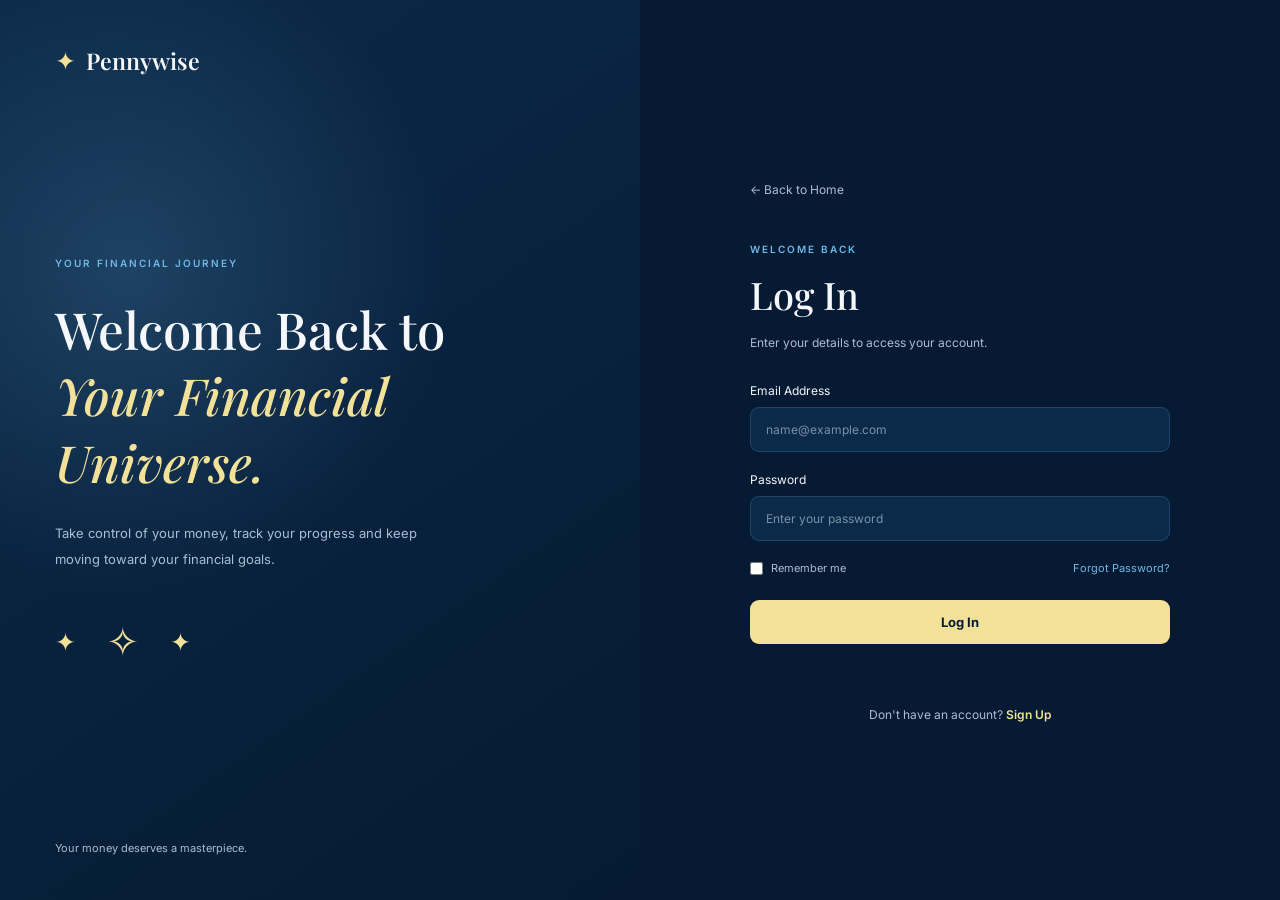
<file: Frontend/pages/login.html>
<!DOCTYPE html>
<html lang="en">
<head>
  <meta charset="UTF-8">
  <meta name="viewport" content="width=device-width, initial-scale=1.0">
  <title>Pennywise | Login</title>
  <link rel="preconnect" href="https://fonts.googleapis.com">
  <link rel="preconnect" href="https://fonts.gstatic.com" crossorigin>
  <link href="https://fonts.googleapis.com/css2?family=Inter:wght@400;500;600;700&family=Playfair+Display:wght@400;500;600&display=swap" rel="stylesheet">
  <link rel="stylesheet" href="../css/auth.css">
</head>
<body>
  <main class="auth-page">
    <div class="auth-visual">
      <a href="../index.html" class="logo">
        <span class="logo-icon">✦</span>
        <span class="logo-text">Pennywise</span>
      </a>
      <div class="visual-content">
        <span class="section-subtitle">
          YOUR FINANCIAL JOURNEY
        </span>
        <h1>
          Welcome Back to
          <span>Your Financial Universe.</span>
        </h1>
        <p>
          Take control of your money, track your progress
          and keep moving toward your financial goals.
        </p>
        <div class="visual-decoration">
          <span>✦</span>
          <span>✧</span>
          <span>✦</span>
        </div>
      </div>
      <p class="visual-footer">
        Your money deserves a masterpiece.
      </p>
    </div>
    <div class="auth-form-container">
      <div class="auth-form-wrapper">
        <a href="../index.html" class="back-home">
          ← Back to Home
        </a>
        <div class="form-heading">
          <span class="section-subtitle">
            WELCOME BACK
          </span>
          <h2>Log In</h2>
          <p>
            Enter your details to access your account.
          </p>
        </div>
        <form id="loginForm">
          <div class="form-group">
            <label for="loginEmail">
              Email Address
            </label>
            <input
              type="email"
              id="loginEmail"
              placeholder="name@example.com"
              required
            >
          </div>
          <div class="form-group">
            <label for="loginPassword">
              Password
            </label>
            <input
              type="password"
              id="loginPassword"
              placeholder="Enter your password"
              required
            >
          </div>
          <div class="form-options">
            <label class="remember-me">
              <input type="checkbox" id="rememberMe">
              <span>Remember me</span>
            </label>
            <a href="#" class="forgot-password">
              Forgot Password?
            </a>
          </div>
          <button type="submit" class="auth-btn">
            Log In
          </button>
          <p class="form-message" id="loginMessage"></p>
        </form>
        <p class="auth-switch">
          Don't have an account?
          <a href="register.html">Sign Up</a>
        </p>
      </div>
    </div>
  </main>
  <script src="../js/auth.js"></script>
</body>
</html>
</file>
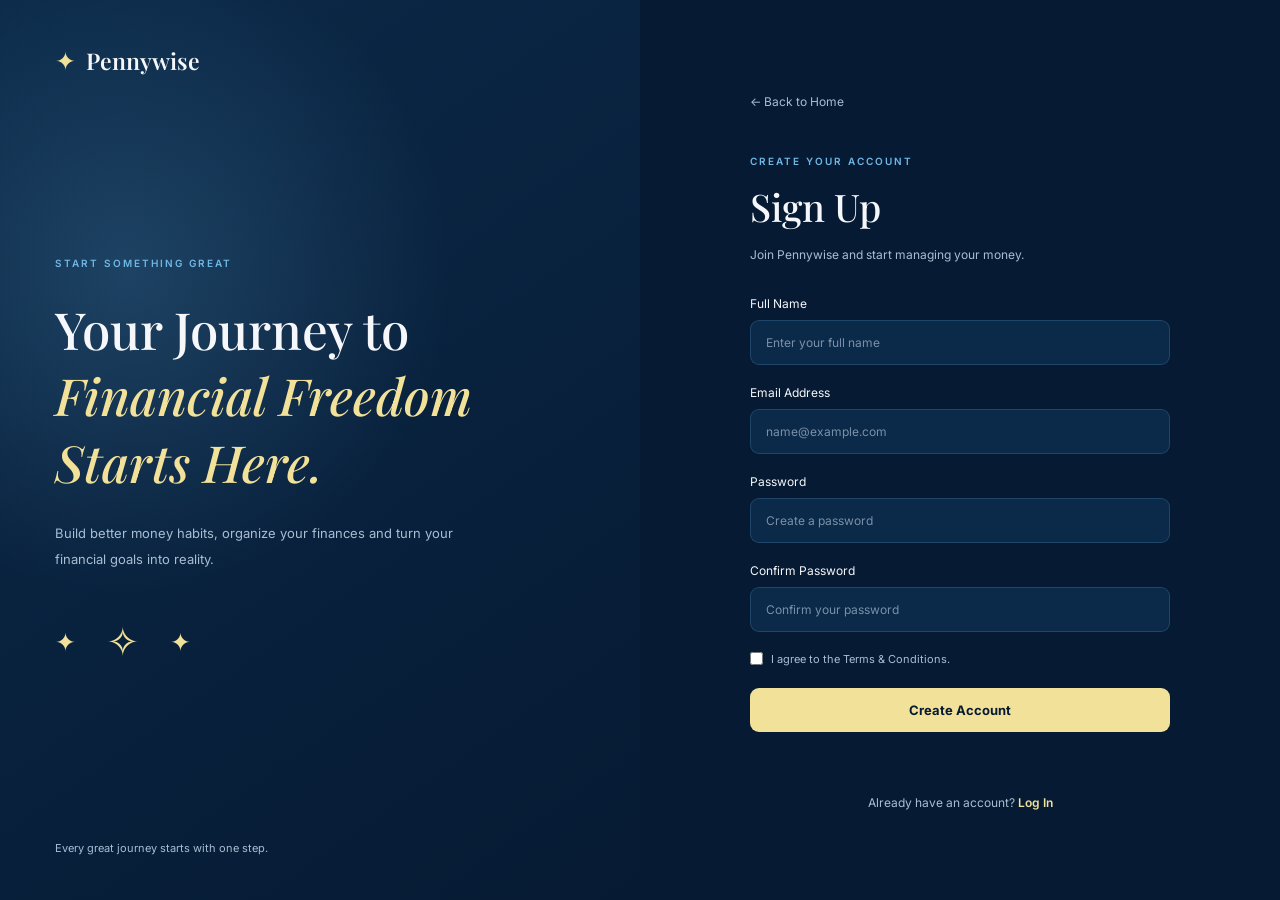
<file: Frontend/pages/register.html>
<!DOCTYPE html>
<html lang="en">
<head>
  <meta charset="UTF-8">
  <meta name="viewport" content="width=device-width, initial-scale=1.0">
  <title>Pennywise | Sign Up</title>
  <link rel="preconnect" href="https://fonts.googleapis.com">
  <link rel="preconnect" href="https://fonts.gstatic.com" crossorigin>
  <link href="https://fonts.googleapis.com/css2?family=Inter:wght@400;500;600;700&family=Playfair+Display:wght@400;500;600&display=swap" rel="stylesheet">
  <link rel="stylesheet" href="../css/auth.css">
</head>
<body>
  <main class="auth-page">
    <div class="auth-visual">
      <a href="../index.html" class="logo">
        <span class="logo-icon">✦</span>
        <span class="logo-text">Pennywise</span>
      </a>
      <div class="visual-content">
        <span class="section-subtitle">
          START SOMETHING GREAT
        </span>
        <h1>
          Your Journey to
          <span>Financial Freedom Starts Here.</span>
        </h1>
        <p>
          Build better money habits, organize your finances
          and turn your financial goals into reality.
        </p>
        <div class="visual-decoration">
          <span>✦</span>
          <span>✧</span>
          <span>✦</span>
        </div>
      </div>
      <p class="visual-footer">
        Every great journey starts with one step.
      </p>
    </div>
    <div class="auth-form-container">
      <div class="auth-form-wrapper">
        <a href="../index.html" class="back-home">
          ← Back to Home
        </a>
        <div class="form-heading">
          <span class="section-subtitle">
            CREATE YOUR ACCOUNT
          </span>
          <h2>Sign Up</h2>
          <p>
            Join Pennywise and start managing your money.
          </p>
        </div>
        <form id="registerForm">
          <div class="form-group">
            <label for="registerName">
              Full Name
            </label>
            <input
              type="text"
              id="registerName"
              placeholder="Enter your full name"
              required
            >
          </div>
          <div class="form-group">
            <label for="registerEmail">
              Email Address
            </label>
            <input
              type="email"
              id="registerEmail"
              placeholder="name@example.com"
              required
            >
          </div>
          <div class="form-group">
            <label for="registerPassword">
              Password
            </label>
            <input
              type="password"
              id="registerPassword"
              placeholder="Create a password"
              minlength="8"
              required
            >
          </div>
          <div class="form-group">
            <label for="confirmPassword">
              Confirm Password
            </label>
            <input
              type="password"
              id="confirmPassword"
              placeholder="Confirm your password"
              required
            >
          </div>
          <label class="terms-checkbox">
            <input type="checkbox" id="acceptTerms" required>
            <span>
              I agree to the Terms & Conditions.
            </span>
          </label>
          <button type="submit" class="auth-btn">
            Create Account
          </button>
          <p class="form-message" id="registerMessage"></p>
        </form>
        <p class="auth-switch">
          Already have an account?
          <a href="login.html">Log In</a>
        </p>
      </div>
    </div>
  </main>
  <script src="../js/auth.js"></script>
</body>
</html>
</file>
<file: Frontend/css/style.css>
:root {
  /* Main Colors */
  --color-bg: #0B2948;
  --color-surface: #0B2948;
  --color-primary: #F2E199;
  --color-secondary: #6FB8E6;
  --color-accent: #1B3A68;
  --color-dark: #191939;
  /* Text Colors */
  --color-text: #F5F7FA; 
  --color-text-muted: #A9BDD3;
  /* Borders */
  --color-border: rgba(111, 184, 230, 0.2);
  /* Typography */
  --font-heading: "Playfair Display", serif; 
  --font-body: "Inter", sans-serif;
  /* Spacing */
  --section-padding: 80px;
  /* Borders & Shadows */
  --radius-sm: 8px; 
  --radius-md: 16px; 
  --radius-lg: 24px;
  --transition: 0.3s ease;
}

* {
  margin: 0;
  padding: 0;
  box-sizing: border-box;
}

html {
  scroll-behavior: smooth;
}

body {
  font-family: var(--font-body);
  background-color: var(--color-bg);
  color: var(--color-text);
  line-height: 1.6;
}

a {
  color: inherit;
  text-decoration: none;
}

button, 
input,
textarea,
select {
  font: inherit;
}

button {
  cursor: pointer;
}

img {
  display: block;
  max-width: 100%;
}

ul {
  list-style: none;
}

.container {
  width: min(90%, 1200px);
  margin-inline: auto;
}

.btn {
  display: inline-flex;
  align-items: center;
  justify-content: center;
  gap: 8px;
  padding: 12px 24px;
  border: 1px solid transparent;
  border-radius: 999px;
  font-size: 14px;
  font-weight: 600;
  transition: 
  background-color var(--transition),
  color var(--transition),
  border-color var(--transition),
  transform var(--transition);
}

.btn-primary {
  background-color: var(--color-primary);
  color: var(--color-bg);
}

.btn-primary {
  background-color: #F8EAB0;
  transform: translateY(-2px);
}

.btn-secondary {
  background-color: transparent;
  color: var(--color-text);
  border-color: var(--color-border);
}

.btn-secondary {
  border-color: var(--color-secondary);
  color: var(--color-secondary);
}

:focus-visible {
  outline: 2px solid var(--color-secondary);
  outline-offset: 4px;
}

section {
  padding-block: var(--section-padding);
}

/* Navbar */
.navbar {
  width: 100%;
  height: 65px;
  padding: 0 5%;
  background: linear-gradient(90deg, rgba(6, 26, 51, 0.96), rgba(11, 41, 72, 0.92));
  border-bottom: 1px solid var(--color-border);
}

.navbar-container {
  max-width: 1400px;
  height: 100%;
  margin: auto;
  display: flex;
  align-items: center;
  justify-content: space-between;
  gap: 25px;
}

/* Logo */
.logo {
  display: flex;
  align-items: center;
  gap: 7px;
  flex-shrink: 0;
}

.logo-icon {
  color: var(--color-primary);
  font-size: 22px;
}

.logo-text {
  font-family: var(--font-heading);
  font-size: 19px;
  color: var(--color-text);
  font-weight: 500;
}

/* Navigation Links */
.nav-links {
  display: flex;
  align-items: center;
  gap: 25px;
}

.nav-link {
  color: var(--color-text-muted);
  font-size: 13px;
  transition: var(--transition);
}

.nav-link:hover,
.nav-link.active {
  color: var(--color-primary);
}

/* Login & Signup */
.nav-actions {
  display: flex;
  align-items: center;
  gap: 10px;
}

.nav-actions .btn {
  padding: 9px 18px;
  font-size: 13px;
  border-radius: 30px;
}

/* Mobile Menu Button */
.menu-toggle {
  display: none;
  flex-direction: column;
  justify-content: center;
  gap: 5px;
  width: 44px;
  height: 44px;
  padding: 10px;
  background: transparent;
  border: 1px solid var(--color-border);
  border-radius: 8px;
}

.menu-toggle span {
  width: 100%;
  height: 2px;
  background: var(--color-text);
}

/* Hero Section */
.hero {
  min-height: calc(100vh - 65px);
  display: flex;
  align-items: center;
  position: relative;
  overflow: hidden;
  padding: 65px 0;
  background:
    radial-gradient(
      ellipse at 80% 40%,
      rgba(27, 58, 104, 0.45),
      transparent 55%
    ),
    radial-gradient(
      circle at 10% 90%,
      rgba(111, 184, 230, 0.08),
      transparent 35%
    ),
    var(--color-bg);
}

.hero-container {
  display: grid;
  grid-template-columns: 1fr 1fr;
  align-items: center;
  gap: 60px;
  position: relative;
  z-index: 1;
}

/* Hero Content */
.hero-content {
  max-width: 580px;
}

.hero-badge {
  display: inline-flex;
  align-items: center;
  gap: 9px;
  padding: 9px 15px;
  border: 1px solid var(--color-border);
  border-radius: 30px;
  background: rgba(27, 58, 104, 0.35);
  color: var(--color-secondary);
  font-size: 12px;
  font-weight: 500;
  margin-bottom: 28px;
}

.badge-icon {
  color: var(--color-primary);
}

.hero-content h1 {
  font-family: var(--font-heading);
  font-size: clamp(44px, 5vw, 68px);
  font-weight: 500;
  line-height: 1.15;
  color: var(--color-text);
  margin-bottom: 24px;
}

.hero-content h1 span {
  display: block;
  color: var(--color-primary);
  font-style: italic;
}

.hero-description {
  max-width: 490px;
  color: var(--color-text-muted);
  font-size: 15px;
  line-height: 1.9;
  margin-bottom: 32px;
}

/* Hero Buttons */
.hero-actions {
  display: flex;
  align-items: center;
  gap: 14px;
  flex-wrap: wrap;
  margin-bottom: 35px;
}

.hero-actions .btn {
  padding: 14px 24px;
  font-size: 13px;
}

.hero-actions .btn-primary span {
  font-size: 18px;
  transition: transform var(--transition);
}

.hero-actions .btn-primary:hover span {
  transform: translateX(4px);
}

/* Hero Trust */
.hero-trust {
  display: flex;
  align-items: center;
  gap: 12px;
}

.trust-icon {
  color: var(--color-primary);
  font-size: 20px;
}

.hero-trust p {
  color: var(--color-text-muted);
  font-size: 12px;
}

.hero-trust strong {
  color: var(--color-text);
  font-weight: 600;
}

/* Hero Visual */
.hero-visual {
  position: relative;
  display: flex;
  align-items: center;
  justify-content: center;
  min-height: 480px;
}

.visual-glow {
  position: absolute;
  width: 350px;
  height: 350px;
  background: var(--color-secondary);
  filter: blur(140px);
  opacity: 0.13;
  border-radius: 50%;
}

/* Dashboard Preview */
.dashboard-preview {
  width: 100%;
  max-width: 450px;
  position: relative;
  z-index: 2;
  padding: 25px;
  background: rgba(11, 41, 72, 0.92);
  border: 1px solid rgba(111, 184, 230, 0.25);
  border-radius: 22px;
  box-shadow:
    0 25px 70px rgba(0, 0, 0, 0.35),
    0 0 35px rgba(111, 184, 230, 0.07);
  backdrop-filter: blur(15px);
}

/* Preview Header */
.preview-header {
  display: flex;
  align-items: center;
  justify-content: space-between;
  margin-bottom: 22px;
}

.preview-label {
  color: var(--color-secondary);
  font-size: 10px;
  letter-spacing: 2px;
}

.preview-header h3 {
  font-family: var(--font-heading);
  font-size: 21px;
  margin-top: 4px;
}

.preview-icon {
  color: var(--color-primary);
  font-size: 23px;
}

/* Balance Card */
.balance-card {
  padding: 22px;
  background: linear-gradient(
    135deg,
    #1B3A68,
    #112250
  );
  border: 1px solid var(--color-border);
  border-radius: 15px;
  margin-bottom: 15px;
}

.balance-card > span {
  color: var(--color-text-muted);
  font-size: 12px;
}

.balance-card h2 {
  color: var(--color-primary);
  font-size: 27px;
  margin: 10px 0;
}

.balance-footer {
  display: flex;
  align-items: center;
  gap: 8px;
  font-size: 10px;
  color: var(--color-text-muted);
}

.balance-growth {
  color: #8DD8B1;
  font-weight: 600;
}

/* Income & Expenses */
.preview-stats {
  display: grid;
  grid-template-columns: 1fr 1fr;
  gap: 12px;
  margin-bottom: 15px;
}

.stat-card {
  padding: 15px;
  background: rgba(6, 26, 51, 0.65);
  border: 1px solid var(--color-border);
  border-radius: 13px;
}

.stat-heading {
  display: flex;
  align-items: center;
  gap: 7px;
  color: var(--color-text-muted);
  font-size: 11px;
}

.stat-dot {
  width: 8px;
  height: 8px;
  border-radius: 50%;
}

.income-dot {
  background: var(--color-secondary);
}

.expense-dot {
  background: var(--color-primary);
}

.stat-card h3 {
  font-size: 15px;
  margin: 12px 0 6px;
}

.stat-change {
  color: #8DD8B1;
  font-size: 10px;
}

.expense-change {
  color: var(--color-primary);
}

/* Spanding Chart */
.spending-card {
  padding: 17px;
  background: rgba(6, 26, 51, 0.65);
  border: 1px solid var(--color-border);
  border-radius: 13px;
}

.spending-header {
  display: flex;
  justify-content: space-between;
  align-items: center;
}

.spending-header span {
  color: var(--color-text-muted);
  font-size: 11px;
}

.spending-header h3 {
  font-size: 14px;
  margin-top: 5px;
}

.spending-icon {
  color: var(--color-secondary) !important;
  font-size: 20px !important;
}

.chart-placeholder {
  height: 100px;
  display: flex;
  align-items: flex-end;
  justify-content: space-around;
  gap: 12px;
  padding: 10px 5px 0;
  margin-top: 12px;
  border-bottom: 1px solid var(--color-border);
}

.chart-bar {
  width: 9%;
  height: var(--bar-height);
  background: linear-gradient(
    to top,
    #1B3A68,
    #6FB8E6
    );
  border-radius: 5px 5px 0 0;
  opacity: 0.65;
}

.active-bar {
  background: linear-gradient(
    to top,
    #B98E42,
    #F2E199
  );
  opacity: 1;
}

.chart-labels {
  display: flex;
  justify-content: space-around;
  margin-top: 8px;
  color: var(--color-text-muted);
  font-size: 9px;
}

/* Floating Card */
.floating-card {
  position: absolute;
  bottom: 30px;
  left: -20px;
  z-index: 3;
  display: flex;
  align-items: center;
  gap: 12px;
  padding: 14px 18px;
  background: #191939;
  border: 1px solid rgba(242, 225, 153, 0.25);
  border-radius: 13px;
  box-shadow: 0 15px 35px rgba(0, 0, 0, 0.3);
}

.floating-icon {
  color: var(--color-primary);
  font-size: 23px;
}

.floating-card strong {
  font-size: 11px;
}

.floating-card p {
  color: var(--color-text-muted);
  font-size: 9px;
  margin-top: 4px;
}

/* Features Section */
.features {
  background-color: var(--color-dark);
  position: relative;
  overflow: hidden;
}

.section-heading {
  max-width: 650px;
  margin: 0 auto 55px;
  text-align: center;
}

.section-subtitle {
  display: inline-block;
  color: var(--color-secondary);
  font-size: 11px;
  letter-spacing: 2px;
  font-weight: 600;
  margin-bottom: 18px;
}

.section-heading h2 {
  font-family: var(--font-heading);
  font-size: clamp(32px, 4vw, 48px);
  font-weight: 500;
  line-height: 1.3;
  margin-bottom: 18px;
}

.section-heading h2 span {
  display: block;
  color: var(--color-primary);
  font-style: italic;
}

.section-heading p {
  color: var(--color-text-muted);
  font-size: 14px;
  line-height: 1.8;
}

.features-grid {
  display: grid;
  grid-template-columns: repeat(4, 1fr);
  gap: 18px;
}

.feature-card {
  padding: 28px 22px;
  background: linear-gradient(
    145deg,
    rgba(27, 58, 104, 0.55),
    rgba(11, 41, 72, 0.65)
  );
  border: 1px solid var(--color-border);
  border-radius: var(--radius-md);
  transition: var(--transition);
}

.feature-icon {
  width: 48px;
  height: 48px;
  display: flex;
  align-items: center;
  justify-content: center;
  background: rgba(242, 225, 153, 0.1);
  border: 1px solid rgba(242, 225, 153, 0.2);
  border-radius: 13px;
  color: var(--color-primary);
  font-size: 25px;
  margin-bottom: 25px;
  transition: var(--transition);
}

.feature-card .feature-icon {
  background: var(--color-primary);
  color: var(--color-bg);
  transform: rotate(-5deg);
}

.feature-card h3 {
  font-family: var(--font-heading);
  font-size: 19px;
  font-weight: 500;
  margin-bottom: 12px;
}

.feature-card p {
  color: var(--color-text-muted);
  font-size: 12px;
  line-height: 1.9;
  min-height: 70px;
}

.feature-link {
  display: inline-block;
  color: var(--color-secondary);
  font-size: 11px;
  font-weight: 600;
  margin-top: 20px;
  transition: var(--transition);
}

.feature-link {
  color: var(--color-primary);
  transform: translateX(4px);
}

/* How It Works */
.how-it-works {
  background-color: var(--color-bg);
  position: relative;
  overflow: hidden;
}

.steps-container {
  display: grid;
  grid-template-columns: repeat(3, 1fr);
  gap: 25px;
  position: relative;
}

.step-card {
  position: relative;
  padding: 35px 28px;
  background: linear-gradient(
      145deg,
      rgba(11, 41, 72, 0.9),
      rgba(27, 58, 104, 0.4)
  );
  border: 1px solid var(--color-border);
  border-radius: 18px;
  transition: 0.3s ease;
}

.step-card:hover {
  transform: translateY(-8px);
  border-color: var(--color-primary);
}

.step-number {
  color: rgba(242, 225, 153, 0.35);
  font-family: var(--font-heading);
  font-size: 42px;
  margin-bottom: 20px;
}

.step-icon {
  width: 55px;
  height: 55px;
  display: flex;
  align-items: center;
  justify-content: center;
  background: rgba(111, 184, 230, 0.12);
  border: 1px solid var(--color-border);
  border-radius: 15px;
  color: var(--color-secondary);
  font-size: 27px;
  margin-bottom: 25px;
}

.step-card h3 {
  font-family: var(--font-heading);
  font-size: 21px;
  font-weight: 500;
  margin-bottom: 12px;
}

.step-card p {
  color: var(--color-text-muted);
  font-size: 13px;
  line-height: 1.9;
}

/* About Section */
.about {
  background-color: var(--color-dark);
  overflow: hidden;
}

.about-container {
  display: grid;
  grid-template-columns: 1fr 1fr;
  align-items: center;
  gap: 70px;
}

.about-visual {
  position: relative;
}

.about-art {
  min-height: 390px;
  position: relative;
  display: flex;
  align-items: center;
  justify-content: center;
  padding: 40px;
  background:
    radial-gradient(
      circle at 30% 30%,
      rgba(111, 184, 230, 0.3),
      transparent 40%
    ),
    linear-gradient(
      145deg,
      #0B2948,
      #061A33
    );
  border: 1px solid var(--color-border);
  border-radius: 25px;
  overflow: hidden;
}

.about-art::before,
.about-art::after {
  content: "";
  position: absolute;
  width: 250px;
  height: 250px;
  border: 1px solid rgba(242, 225, 153, 0.15);
  border-radius: 50%;
}

.about-art::after {
  width: 350px;
  height: 350px;
}

.art-content {
  position: relative;
  z-index: 2;
  text-align: center;
  max-width: 300px;
}

.art-label {
  color: var(--color-secondary);
  font-size: 10px;
  letter-spacing: 2px;
}

.art-content h3 {
  font-family: var(--font-heading);
  font-size: 32px;
  font-weight: 500;
  line-height: 1.4;
  margin: 22px 0;
}

.art-line {
  width: 60px;
  height: 2px;
  background-color: var(--color-primary);
  margin: 0 auto 18px;
}

.art-content p {
  color: var(--color-text-muted);
  font-size: 12px;
  letter-spacing: 2px;
}

.art-star {
  position: absolute;
  color: var(--color-primary);
}

.star-one {
  top: 45px;
  left: 55px;
  font-size: 30px;
}

.star-two {
  top: 90px;
  right: 50px;
  font-size: 22px;
}

.star-three {
  bottom: 45px;
  right: 75px;
  font-size: 28px;
}

.about-content h2 {
  font-family: var(--font-heading);
  font-size: clamp(32px, 4vw, 45px);
  font-weight: 500;
  line-height: 1.3;
  margin: 18px 0;
}

.about-content h2 span {
  display: block;
  color: var(--color-primary);
  font-style: italic;
}

.about-content > p {
  color: var(--color-text-muted);
  font-size: 13px;
  line-height: 2;
  margin-bottom: 15px;
}

.about-points {
  display: grid;
  gap: 15px;
  margin: 25px 0 30px;
}

.about-point {
  display: flex;
  align-items: center;
  gap: 12px;
}

.about-point span {
  color: var(--color-primary);
  font-size: 18px;
}

/* Contact Section */
.contact {
  background-color: var(--color-bg);
}

.contact-container {
  display: grid;
  grid-template-columns: 0.8fr 1.2fr;
  gap: 50px;
  align-items: start;
}

.contact-info {
  padding: 30px 0;
}

.contact-info h3 {
  font-family: var(--font-heading);
  font-size: 30px;
  font-weight: 500;
  margin-bottom: 15px;
}

.contact-info > p {
  color: var(--color-text-muted);
  font-size: 13px;
  line-height: 1.9;
  margin-bottom: 35px;
}

.contact-detail {
  display: flex;
  align-items: center;
  gap: 18px;
  margin-bottom: 25px;
}

.contact-detail > span {
  width: 45px;
  height: 45px;
  display: flex;
  align-items: center;
  justify-content: center;
  background: rgba(242, 225, 153, 0.1);
  color: var(--color-primary);
  border-radius: 12px;
  font-size: 22px;
}

.contact-detail h4 {
  font-size: 13px;
  margin-bottom: 4px;
}

.contact-detail p {
  color: var(--color-text-muted);
  font-size: 12px;
}

.contact-form {
  padding: 35px;
  background: var(--color-surface);
  border: 1px solid var(--color-border);
  border-radius: 20px;
}

.form-group {
  margin-bottom: 22px;
}

.form-group label {
  display: block;
  font-size: 12px;
  margin-bottom: 10px;
}

.form-group input,
.form-group textarea {
  width: 100%;
  padding: 14px 16px;
  background: var(--color-bg);
  border: 1px solid var(--color-border);
  border-radius: 10px;
  color: var(--color-text);
  font-size: 12px;
  outline: none;
  transition: 0.3s ease;
}

.form-group textarea {
  resize: vertical;
  min-height: 130px;
}

.form-group input:focus,
.form-group textarea:focus {
  border-color: var(--color-secondary);
  box-shadow: 0 0 0 3px rgba(111, 184, 230, 0.1);
}

.form-group input::placeholder,
.form-group textarea::placeholder {
  color: var(--color-text-muted);
}

.contact-form button {
  width: 100%;
  border: none;
}

/* CTA Section */
.cta {
  background:
    radial-gradient(
      circle at center,
      rgba(111, 184, 230, 0.15),
      transparent 65%
    ),
    var(--color-dark);
  text-align: center;
}

.cta-content {
  max-width: 700px;
  margin: auto;
  padding: 20px 0;
}

.cta-content h2 {
  font-family: var(--font-heading);
  font-size: clamp(35px, 5vw, 55px);
  font-weight: 500;
  line-height: 1.3;
  margin: 20px 0;
}

.cta-content h2 span {
  color: var(--color-primary);
  font-style: italic;
}

.cta-content p {
  max-width: 550px;
  margin: 0 auto 30px;
  color: var(--color-text-muted);
  font-size: 14px;
  line-height: 1.9;
}

/* Footer */
.footer {
  background-color: #041326;
  padding-top: 65px;
}

.footer-container {
  display: grid;
  grid-template-columns: 2fr 1fr 1fr;
  gap: 50px;
  padding-bottom: 45px;
}

.footer-brand p {
  max-width: 300px;
  color: var(--color-text-muted);
  font-size: 12px;
  line-height: 1.9;
  margin-top: 18px;
}

.footer-links {
  display: flex;
  flex-direction: column;
  gap: 14px;
}

.footer-links h4 {
  color: var(--color-primary);
  font-family: var(--font-heading);
  font-size: 17px;
  font-weight: 500;
  margin-bottom: 8px;
}

.footer-links a {
  color: var(--color-text-muted);
  font-size: 12px;
  transition: 0.3s ease;
}

.footer-links a:hover {
  color: var(--color-primary);
  transform: translateX(4px);
}

.footer-bottom {
  display: flex;
  justify-content: space-between;
  gap: 15px;
  flex-wrap: wrap;
  padding: 22px 0;
  border-top: 1px solid var(--color-border);
}

.footer-bottom p {
  color: var(--color-text-muted);
  font-size: 11px;
}

@media (max-width: 1000px) {
  .navbar-container {
    gap: 16px;
  }
  .nav-links {
    gap: 14px;
  }
  .nav-link {
    font-size: 12px;
  }
  .features-grid { 
    grid-template-columns: repeat(2, 1fr); 
  }
  .steps-container {
    grid-template-columns: repeat(2, 1fr);
  }
  .contact-container {
    grid-template-columns: 1fr;
    gap: 25px;
  }
  .contact-info {
    padding: 0;
  }
}

@media (max-width: 850px) {
  :root {
    --section-padding: 56px;
  }
  .navbar {
    height: auto;
    padding: 12px 5%;
  }
  .navbar-container {
    flex-wrap: wrap;
    position: relative;
  }
  /* Hamburger Button */
  .menu-toggle {
    display: flex;
    margin-left: auto;
  }
  /* Navigation Menu */
  .nav-links {
    display: none;
    width: 100%;
    flex-direction: column;
    align-items: stretch;
    gap: 0;
    order: 3;
    padding: 12px;
    background-color: var(--color-surface);
    border: 1px solid var(--color-border);
    border-radius: var(--radius-md);
  }
  .nav-links.open {
    display: flex;
  }
  /* Navigation Links */
  .nav-link {
    padding: 12px;
    font-size: 14px;
  }
  /* Login & Signup */
  .nav-actions {
    display: flex;
    width: 100%;
    gap: 10px;
    margin-top: 10px;
    padding-top: 12px;
    border-top: 1px solid var(--color-border);
  }
  .nav-actions .btn {
    flex: 1;
    justify-content: center;
    padding: 11px;
    font-size: 13px;
  }
  .hero-container {
    display: flex;
    flex-direction: column;
  }
  .features-grid { 
    grid-template-columns: 1fr; 
  } 
  .section-heading { 
    margin-bottom: 35px; 
  } 
  .feature-card { 
    padding: 25px; 
  } 
  .feature-card p { 
    min-height: auto; 
  }
  .steps-container {
    grid-template-columns: 1fr;
  }
  .contact-form {
    padding: 22px;
  }
  .footer-container {
    grid-template-columns: 1fr 1fr;
    gap: 35px;
  }
  .footer-brand {
    grid-column: 1 / -1;
  }
  .footer-bottom {
    flex-direction: column;
    text-align: center;
  }
}
</file>
<file: Frontend/css/auth.css>
:root {
  --color-bg: #061A33;
  --color-surface: #0B2948;
  --color-primary: #F2E199;
  --color-secondary: #6FB8E6;
  --color-dark: #191939;
  --color-text: #F5F7FA;
  --color-text-muted: #A9BDD3;
  --color-border: rgba(111, 184, 230, 0.2);
  --font-heading: "Playfair Display", serif;
  --font-body: "Inter", sans-serif;
}

* {
  margin: 0;
  padding: 0;
  box-sizing: border-box;
}

body {
  font-family: var(--font-body);
  background: var(--color-bg);
  color: var(--color-text);
}

a {
  text-decoration: none;
  color: inherit;
}

button,
input {
  font: inherit;
}

.auth-page {
  min-height: 100vh;
  display: grid;
  grid-template-columns: 1fr 1fr;
}

.auth-visual {
  position: relative;
  min-height: 100vh;
  padding: 45px 55px;
  display: flex;
  flex-direction: column;
  justify-content: space-between;
  overflow: hidden;
  background:
    radial-gradient(
      circle at 20% 30%,
      rgba(111, 184, 230, 0.2),
      transparent 40%
    ),
    linear-gradient(
      145deg,
      #0B2948,
      #061A33
    );
}

.logo {
  display: flex;
  align-items: center;
  gap: 10px;
}

.logo-icon {
  color: var(--color-primary);
  font-size: 25px;
}

.logo-text {
  font-family: var(--font-heading);
  font-size: 23px;
  font-weight: 600;
}

.visual-content {
  max-width: 480px;
  position: relative;
  z-index: 2;
}

.section-subtitle {
  color: var(--color-secondary);
  font-size: 10px;
  letter-spacing: 2px;
  font-weight: 600;
}

.visual-content h1 {
  font-family: var(--font-heading);
  font-size: clamp(35px, 4vw, 55px);
  font-weight: 500;
  line-height: 1.3;
  margin: 25px 0;
}

.visual-content h1 span {
  display: block;
  color: var(--color-primary);
  font-style: italic;
}

.visual-content p {
  color: var(--color-text-muted);
  font-size: 13px;
  line-height: 2;
  max-width: 400px;
}

.visual-decoration {
  display: flex;
  align-items: center;
  gap: 30px;
  margin-top: 45px;
  color: var(--color-primary);
  font-size: 25px;
}

.visual-decoration span:nth-child(2) {
  font-size: 40px;
}

.visual-footer {
  color: var(--color-text-muted);
  font-size: 11px;
}

.auth-form-container {
  display: flex;
  justify-content: center;
  align-items: center;
  padding: 45px 30px;
  background: var(--color-bg);
}

.auth-form-wrapper {
  width: 100%;
  max-width: 420px;
}

.back-home {
  display: inline-block;
  color: var(--color-text-muted);
  font-size: 12px;
  margin-bottom: 40px;
  transition: 0.3s ease;
}

.back-home:hover {
  color: var(--color-primary);
}

.form-heading {
  margin-bottom: 30px;
}

.form-heading h2 {
  font-family: var(--font-heading);
  font-size: 38px;
  font-weight: 500;
  margin: 12px 0;
}

.form-heading p {
  color: var(--color-text-muted);
  font-size: 12px;
  line-height: 1.8;
}

.form-group {
  margin-bottom: 20px;
}

.form-group label {
  display: block;
  font-size: 12px;
  margin-bottom: 9px;
}

.form-group input {
  width: 100%;
  padding: 14px 15px;
  color: var(--color-text);
  background: var(--color-surface);
  border: 1px solid var(--color-border);
  border-radius: 9px;
  outline: none;
  font-size: 12px;
  transition: 0.3s ease;
}

.form-group input::placeholder {
  color: var(--color-text-muted);
  opacity: 0.7;
}

.form-group input:focus {
  border-color: var(--color-secondary);
  box-shadow: 0 0 0 3px rgba(111, 184, 230, 0.1);
}

.form-options {
  display: flex;
  align-items: center;
  justify-content: space-between;
  gap: 10px;
  margin: 5px 0 25px;
}

.remember-me,
.terms-checkbox {
  display: flex;
  align-items: center;
  gap: 8px;
  color: var(--color-text-muted);
  font-size: 11px;
}

.remember-me input,
.terms-checkbox input {
  accent-color: var(--color-primary);
}

.forgot-password {
  color: var(--color-secondary);
  font-size: 11px;
}

.forgot-password:hover {
  color: var(--color-primary);
}

.terms-checkbox {
  margin: 5px 0 22px;
}

.auth-btn {
  width: 100%;
  padding: 14px;
  border: none;
  border-radius: 9px;
  background: var(--color-primary);
  color: var(--color-bg);
  font-size: 13px;
  font-weight: 700;
  transition: 0.3s ease;
}

.auth-btn:hover {
  transform: translateY(-3px);
  box-shadow: 0 8px 25px rgba(242, 225, 153, 0.2);
}

.form-message {
  font-size: 12px;
  margin-top: 15px;
  text-align: center;
  min-height: 18px;
}

.auth-switch {
  color: var(--color-text-muted);
  text-align: center;
  font-size: 12px;
  margin-top: 30px;
}

.auth-switch a {
  color: var(--color-primary);
  font-weight: 600;
}

.auth-switch a:hover {
  text-decoration: underline;
}

@media (max-width: 850px) {
  .auth-page {
    grid-template-columns: 1fr;
  }
  .auth-visual {
    min-height: 300px;
    padding: 30px;
  }
  .visual-content {
    margin: 60px 0 35px;
  }
  .visual-content h1 {
    font-size: 35px;
  }
  .visual-decoration {
    display: none;
  }
  .visual-footer {
    display: none;
  }
  .auth-form-container {
    padding: 45px 25px;
  }
  .back-home {
    margin-bottom: 30px;
  }
}

@media (max-width: 500px) {
  .auth-visual {
    min-height: 250px;
    padding: 25px;
  }
  .visual-content {
    margin: 45px 0 10px;
  }
  .visual-content h1 {
    font-size: 29px;
  }
  .auth-form-container {
    padding: 35px 20px;
  }
  .form-heading h2 {
    font-size: 32px;
  }
}
</file>
